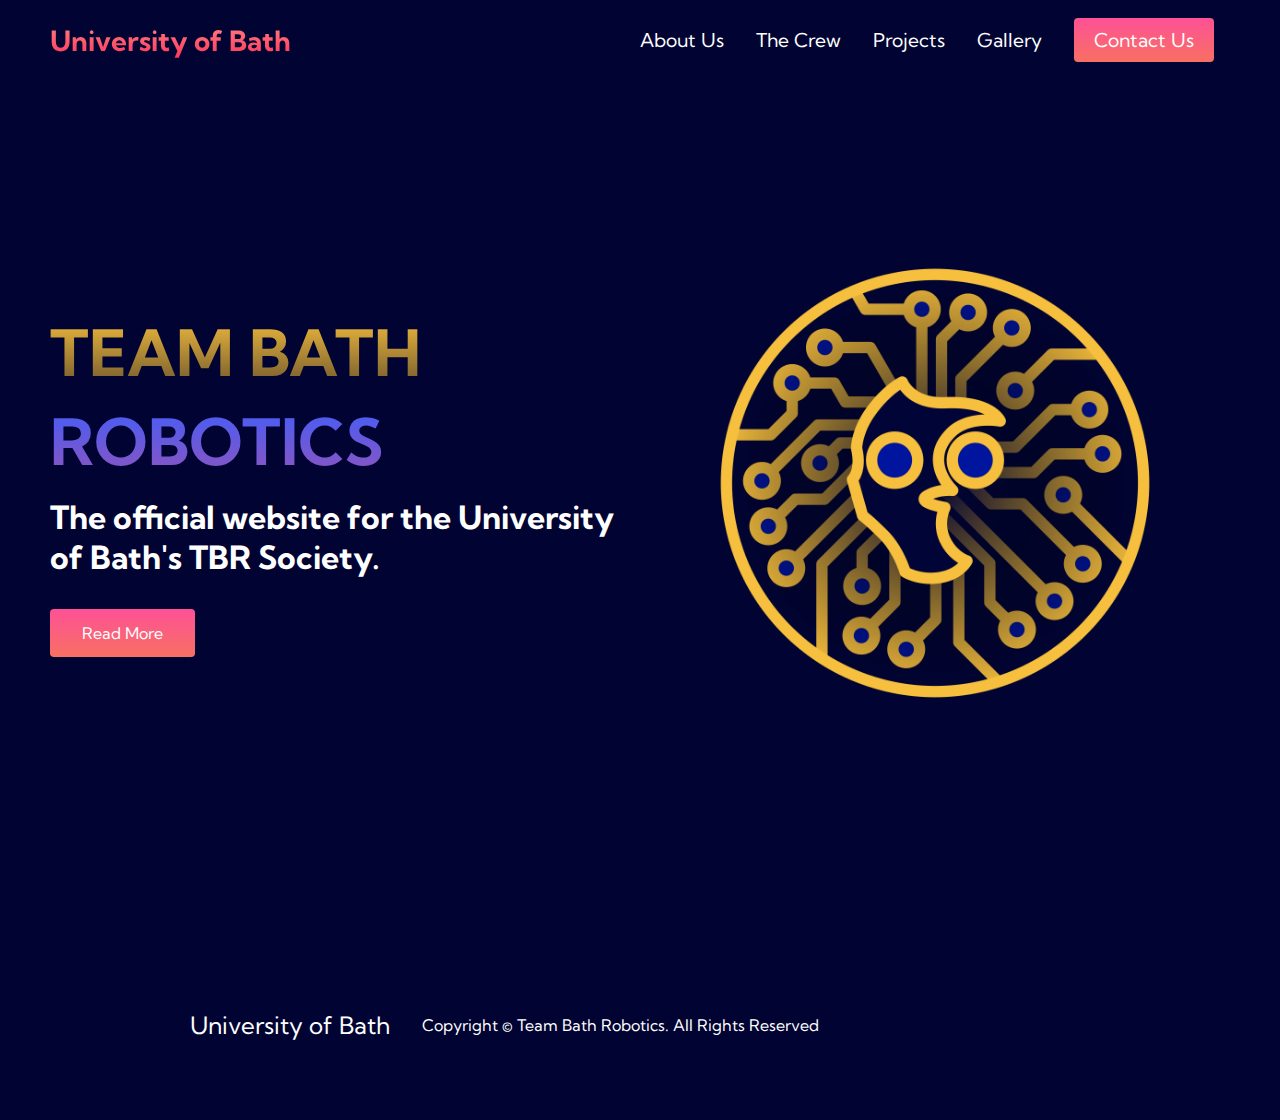
<file: TBR website/1. Home/index.html>
<!DOCTYPE html>
<html lang="en">

<head>
  <meta charset="UTF-8" />
  <meta name="viewport" content="width=device-width, initial-scale=1.0" />
  <title>Home</title>
  <link rel="stylesheet" href="/TBR website/styles.css" />
  <link rel="stylesheet" href="/TBR website/1. Home/home.css" />
  <link rel="stylesheet" href="https://use.fontawesome.com/releases/v5.14.0/css/all.css"
    integrity="sha384-HzLeBuhoNPvSl5KYnjx0BT+WB0QEEqLprO+NBkkk5gbc67FTaL7XIGa2w1L0Xbgc" crossorigin="anonymous" />
  <link href="https://fonts.googleapis.com/css2?family=Kumbh+Sans:wght@400;700&display=swap" rel="stylesheet" />
</head>

<body>
  <!-- Navbar Section -->
  <nav class="navbar">
    <div class="navbar__container">
      <a href="/TBR website/1. Home/home.html" id="navbar__logo">University of Bath</a>

      <div class="navbar__toggle" id="mobile-menu">
        <span class="bar"></span>
        <span class="bar"></span>
        <span class="bar"></span>
      </div>

      <ul class="navbar__menu">
        <li class="navbar__item">
          <a href="/TBR website/2. About Us/about_us.html" class="navbar__links">About Us</a>
        </li>
        <li class="navbar__item">
          <a href="/TBR website/3. The Crew/the_crew.html" class="navbar__links">The Crew</a>
        </li>
        <li class="navbar__item">
          <a href="/TBR website/4. Projects/projects.html" class="navbar__links">Projects</a>
        </li>
        <li class="navbar__item">
          <a href="/TBR website/5. Gallery/gallery.html" class="navbar__links">Gallery</a>
        </li>
        <li class="navbar__btn"><a href="/TBR website/6. Contact Us/contact_us.html" class="button">Contact Us</a></li>
      </ul>
    </div>
  </nav>

  <!-- Hero Section -->
  <div class="main">
    <div class="main__container">
      <div class="main__content">
        <h1>TEAM BATH</h1>
        <h2>ROBOTICS</h2>
        <p>The official website for the University of Bath's TBR Society.</p>
        <button class="main__btn"><a href="/TBR website/2. About Us/about_us.html">Read More</a></button>
      </div>
      <div class="main__img--container">
        <img id="main__img" src="/TBR website/MAIN_1024x1024.png" />
      </div>
    </div>
  </div>

  <!-- Services Section
    <div class="services">
      <h1>See what the hype is about</h1>
      <div class="services__container">
        <div class="services__card">
          <h2>Experience Bliss</h2>
          <p>AI Powered technology</p>
          <button>Get Started</button>
        </div>
        <div class="services__card">
          <h2>Are you Ready?</h2>
          <p>Take the leap</p>
          <button>Get Started</button>
        </div>
      </div>
    </div> -->

  <!-- Footer Section -->
  <footer class="footer__container">
    <!-- <div class="footer__links">
      <div class="footer__link--wrapper">
        <div class="footer__link--items">
          <h2>About Us</h2>
          <a href="/sign__up">How it works</a> <a href="/">Testimonials</a>
          <a href="/">Careers</a> <a href="/">Investments</a>
          <a href="/">Terms of Service</a>
        </div>
        <div class="footer__link--items">
          <h2>Contact Us</h2>
          <a href="/">Contact</a> <a href="/">Support</a>
          <a href="/">Destinations</a> <a href="/">Sponsorships</a>
        </div>
      </div>
      <div class="footer__link--wrapper">
        <div class="footer__link--items">
          <h2>Videos</h2>
          <a href="/">Submit Video</a> <a href="/">Ambassadors</a>
          <a href="/">Agency</a> <a href="/">Influencer</a>
        </div>
        <div class="footer__link--items">
          <h2>Social Media</h2>
          <a href="/">Instagram</a> <a href="/">Facebook</a>
          <a href="/">Youtube</a> <a href="/">Twitter</a>
        </div>
      </div>
    </div> -->
    <section class="social__media">
      <div class="social__media--wrap">
        <div class="footer__logo">
          <a href="/" id="footer__logo">University of Bath</a>
        </div>
        <p class="website__rights">Copyright © Team Bath Robotics. All Rights Reserved</p>
        <div class="social__icons">
          <a class="social__icon--link" href="/" target="_blank" aria-label="Facebook">
            <i class="fab fa-facebook"></i>
          </a>
          <a class="social__icon--link" href="/" target="_blank" aria-label="Instagram">
            <i class="fab fa-instagram"></i>
          </a>
          <a class="social__icon--link" href="//www.youtube.com/channel/UCsKsymTY_4BYR-wytLjex7A?view_as=subscriber"
            target="_blank" aria-label="Youtube">
            <i class="fab fa-youtube"></i>
          </a>
          <a class="social__icon--link" href="/" target="_blank" aria-label="Twitter">
            <i class="fab fa-twitter"></i>
          </a>
          <a class="social__icon--link" href="/" target="_blank" aria-label="LinkedIn">
            <i class="fab fa-linkedin"></i>
          </a>
        </div>
      </div>
    </section>
  </footer>
  <script src="/TBR website/app.js"></script>
</body>

</html>
</file>
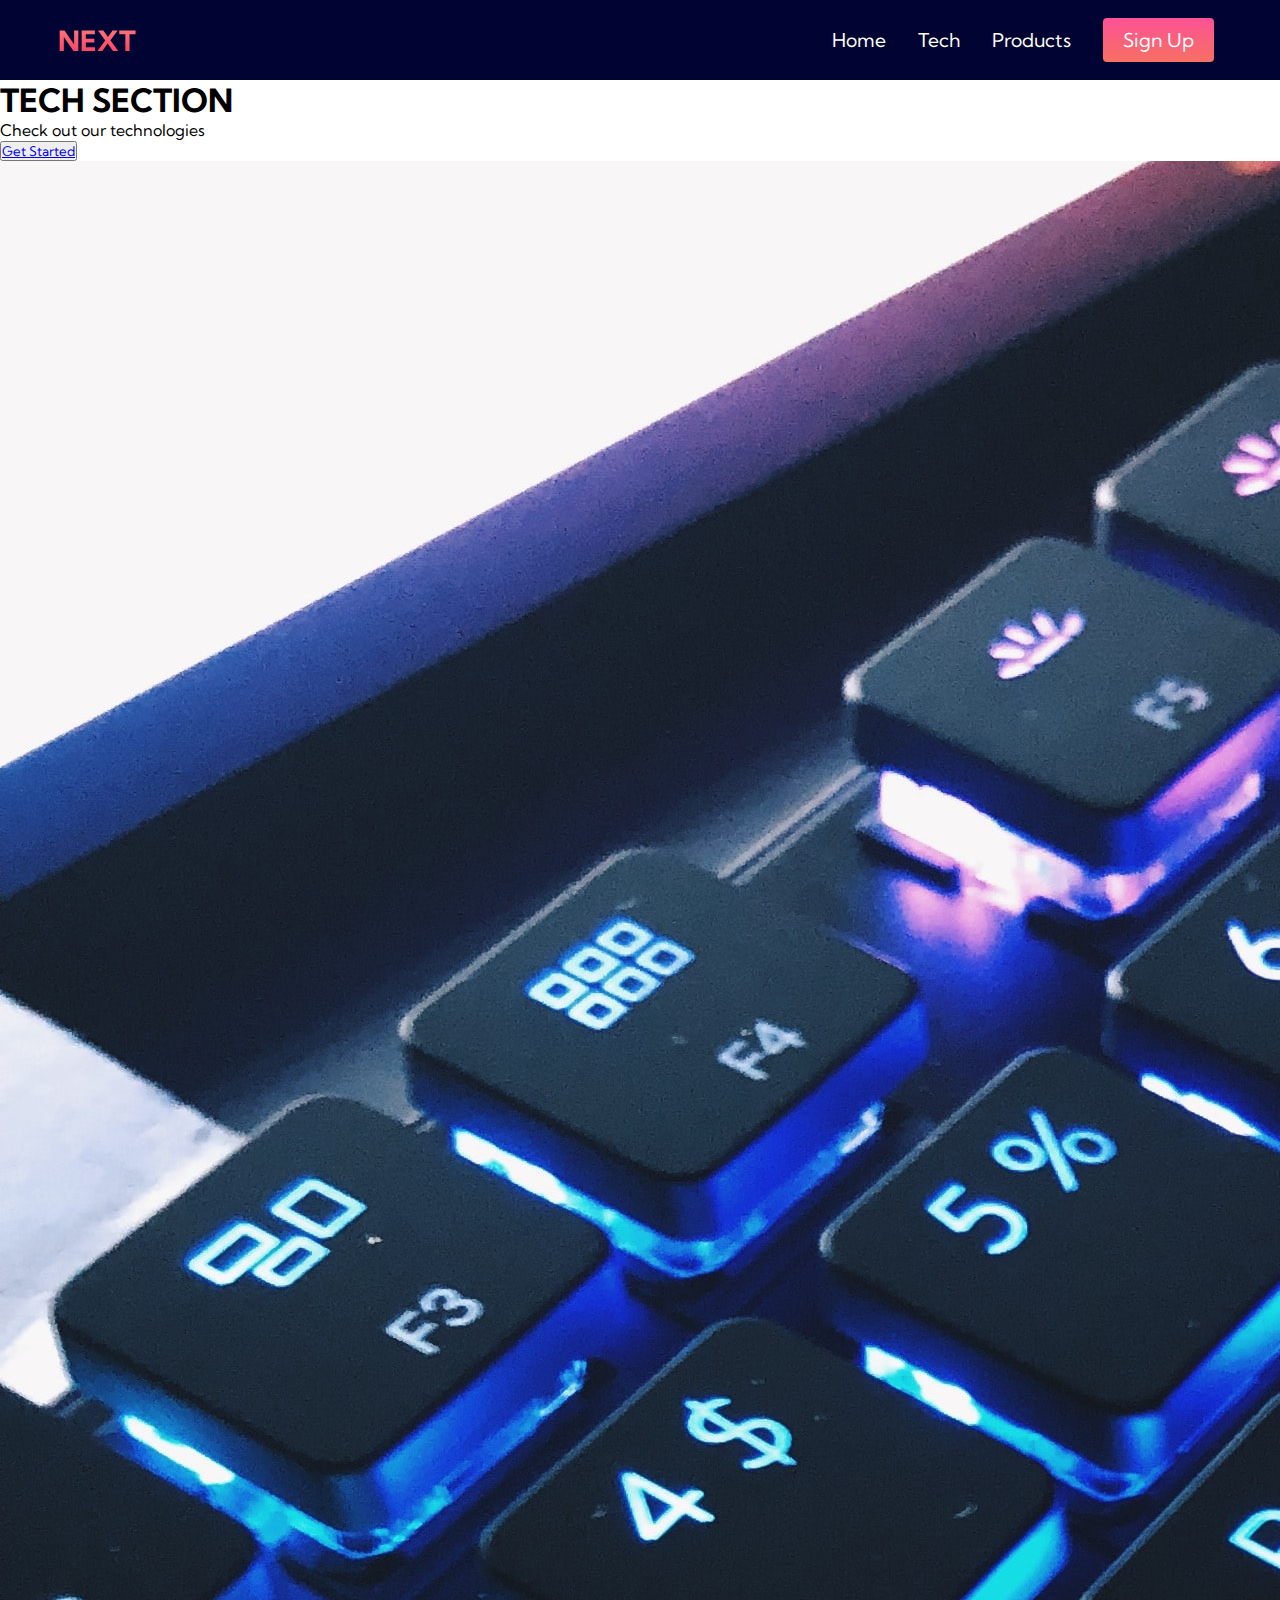
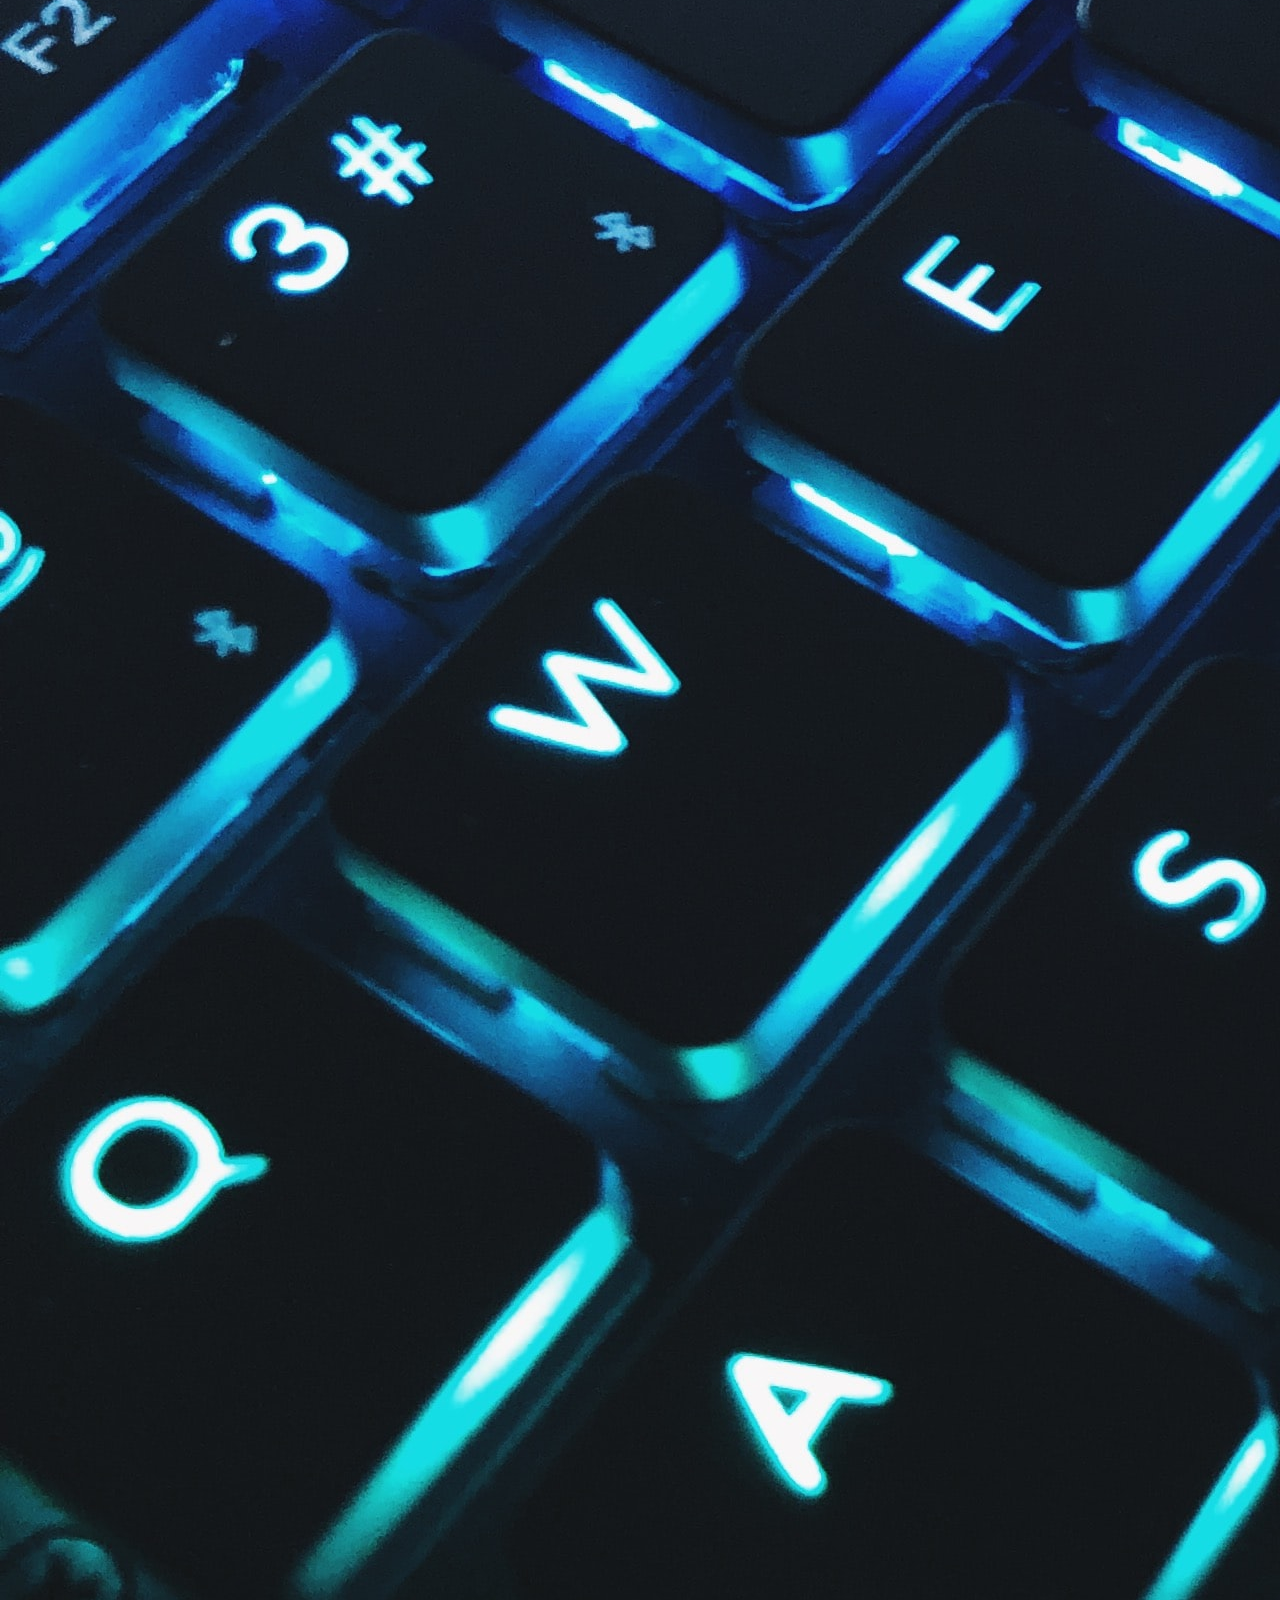
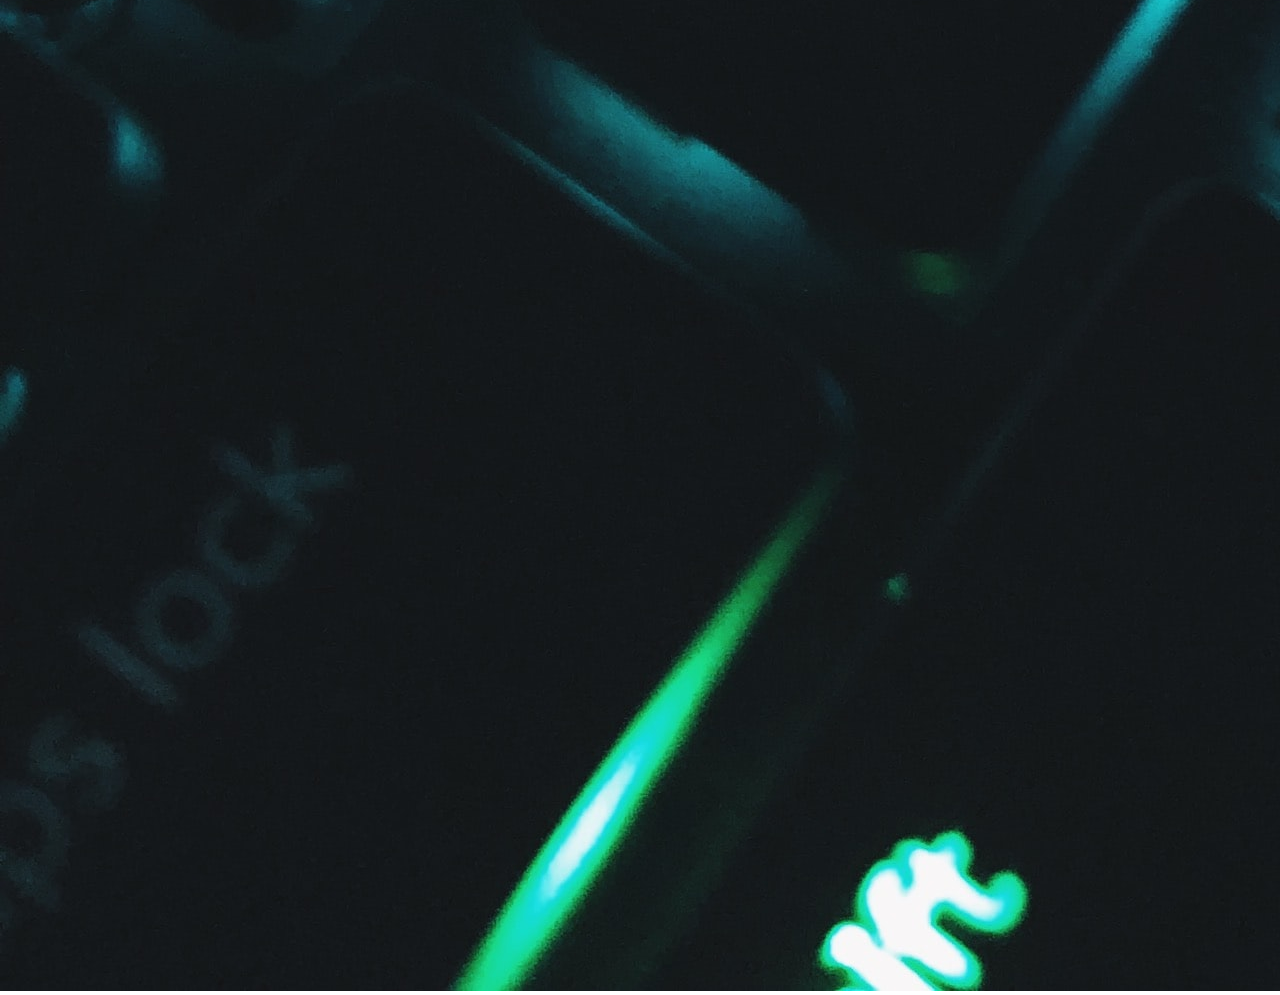
<file: TBR website/tech.html>
<!DOCTYPE html>
<html lang="en">
  <head>
    <meta charset="UTF-8" />
    <meta name="viewport" content="width=device-width, initial-scale=1.0" />
    <title>HTML CSS Website</title>
    <link rel="stylesheet" href="styles.css" />
    <link
      rel="stylesheet"
      href="https://use.fontawesome.com/releases/v5.14.0/css/all.css"
      integrity="sha384-HzLeBuhoNPvSl5KYnjx0BT+WB0QEEqLprO+NBkkk5gbc67FTaL7XIGa2w1L0Xbgc"
      crossorigin="anonymous"
    />
    <link
      href="https://fonts.googleapis.com/css2?family=Kumbh+Sans:wght@400;700&display=swap"
      rel="stylesheet"
    />
  </head>
  <body>
    <nav class="navbar">
      <div class="navbar__container">
        <a href="/" id="navbar__logo"><i class="fas fa-gem"></i>NEXT</a>
        <div class="navbar__toggle" id="mobile-menu">
          <span class="bar"></span> <span class="bar"></span>
          <span class="bar"></span>
        </div>
        <ul class="navbar__menu">
          <li class="navbar__item">
            <a href="/" class="navbar__links">Home</a>
          </li>
          <li class="navbar__item">
            <a href="/tech" class="navbar__links">Tech</a>
          </li>
          <li class="navbar__item">
            <a href="/products" class="navbar__links">Products</a>
          </li>
          <li class="navbar__btn">
            <a href="/sign-up" class="button">Sign Up</a>
          </li>
        </ul>
      </div>
    </nav>
    <div class="main">
      <div class="main__container">
        <div class="main__content">
          <h1>TECH SECTION</h1>
          <p>Check out our technologies</p>
          <button class="main__btn"><a href="#">Get Started</a></button>
        </div>
        <div class="main__img-container">
          <img id="main__img" src="images/pic2.jpg" />
        </div>
      </div>
    </div>

    <script src="app.js"></script>
  </body>
</html>
</file>
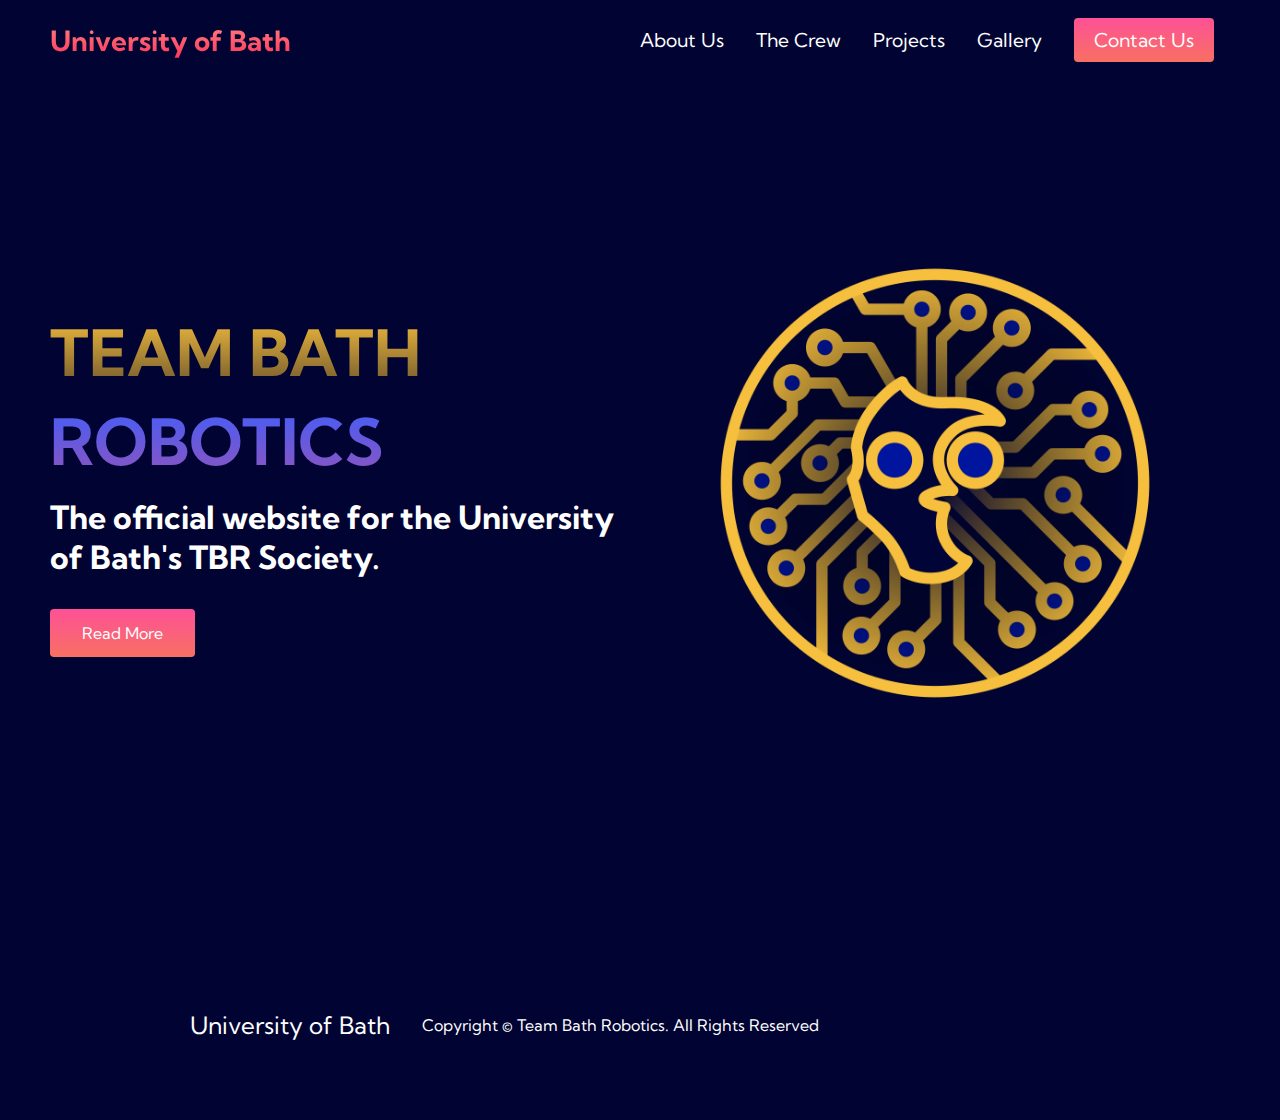
<file: TBR website/1. Home/home.html>
<!DOCTYPE html>
<html lang="en">

<head>
  <meta charset="UTF-8" />
  <meta name="viewport" content="width=device-width, initial-scale=1.0" />
  <title>Home</title>
  <link rel="stylesheet" href="/TBR website/styles.css" />
  <link rel="stylesheet" href="/TBR website/1. Home/home.css" />
  <link rel="stylesheet" href="https://use.fontawesome.com/releases/v5.14.0/css/all.css"
    integrity="sha384-HzLeBuhoNPvSl5KYnjx0BT+WB0QEEqLprO+NBkkk5gbc67FTaL7XIGa2w1L0Xbgc" crossorigin="anonymous" />
  <link href="https://fonts.googleapis.com/css2?family=Kumbh+Sans:wght@400;700&display=swap" rel="stylesheet" />
</head>

<body>
  <!-- Navbar Section -->
  <nav class="navbar">
    <div class="navbar__container">
      <a href="/TBR website/1. Home/home.html" id="navbar__logo">University of Bath</a>

      <div class="navbar__toggle" id="mobile-menu">
        <span class="bar"></span>
        <span class="bar"></span>
        <span class="bar"></span>
      </div>

      <ul class="navbar__menu">
        <li class="navbar__item">
          <a href="/TBR website/2. About Us/about_us.html" class="navbar__links">About Us</a>
        </li>
        <li class="navbar__item">
          <a href="/TBR website/3. The Crew/the_crew.html" class="navbar__links">The Crew</a>
        </li>
        <li class="navbar__item">
          <a href="../4. Projects/projects.html" class="navbar__links">Projects</a>
        </li>
        <li class="navbar__item">
          <a href="../5. Gallery/gallery.html" class="navbar__links">Gallery</a>
        </li>
        <li class="navbar__btn"><a href="/TBR website/6. Contact Us/contact_us.html" class="button">Contact Us</a></li>
      </ul>
    </div>
  </nav>

  <!-- Hero Section -->
  <div class="main">
    <div class="main__container">
      <div class="main__content">
        <h1>TEAM BATH</h1>
        <h2>ROBOTICS</h2>
        <p>The official website for the University of Bath's TBR Society.</p>
        <button class="main__btn"><a href="/TBR website/2. About Us/about_us.html">Read More</a></button>
      </div>
      <div class="main__img--container">
        <img id="main__img" src="/TBR website/MAIN_1024x1024.png" />
      </div>
    </div>
  </div>

  <!-- Services Section
    <div class="services">
      <h1>See what the hype is about</h1>
      <div class="services__container">
        <div class="services__card">
          <h2>Experience Bliss</h2>
          <p>AI Powered technology</p>
          <button>Get Started</button>
        </div>
        <div class="services__card">
          <h2>Are you Ready?</h2>
          <p>Take the leap</p>
          <button>Get Started</button>
        </div>
      </div>
    </div> -->

  <!-- Footer Section -->
  <footer class="footer__container">
    <!-- <div class="footer__links">
      <div class="footer__link--wrapper">
        <div class="footer__link--items">
          <h2>About Us</h2>
          <a href="/sign__up">How it works</a> <a href="/">Testimonials</a>
          <a href="/">Careers</a> <a href="/">Investments</a>
          <a href="/">Terms of Service</a>
        </div>
        <div class="footer__link--items">
          <h2>Contact Us</h2>
          <a href="/">Contact</a> <a href="/">Support</a>
          <a href="/">Destinations</a> <a href="/">Sponsorships</a>
        </div>
      </div>
      <div class="footer__link--wrapper">
        <div class="footer__link--items">
          <h2>Videos</h2>
          <a href="/">Submit Video</a> <a href="/">Ambassadors</a>
          <a href="/">Agency</a> <a href="/">Influencer</a>
        </div>
        <div class="footer__link--items">
          <h2>Social Media</h2>
          <a href="/">Instagram</a> <a href="/">Facebook</a>
          <a href="/">Youtube</a> <a href="/">Twitter</a>
        </div>
      </div>
    </div> -->
    <section class="social__media">
      <div class="social__media--wrap">
        <div class="footer__logo">
          <a href="/" id="footer__logo">University of Bath</a>
        </div>
        <p class="website__rights">Copyright © Team Bath Robotics. All Rights Reserved</p>
        <div class="social__icons">
          <a class="social__icon--link" href="/" target="_blank" aria-label="Facebook">
            <i class="fab fa-facebook"></i>
          </a>
          <a class="social__icon--link" href="/" target="_blank" aria-label="Instagram">
            <i class="fab fa-instagram"></i>
          </a>
          <a class="social__icon--link" href="//www.youtube.com/channel/UCsKsymTY_4BYR-wytLjex7A?view_as=subscriber"
            target="_blank" aria-label="Youtube">
            <i class="fab fa-youtube"></i>
          </a>
          <a class="social__icon--link" href="/" target="_blank" aria-label="Twitter">
            <i class="fab fa-twitter"></i>
          </a>
          <a class="social__icon--link" href="/" target="_blank" aria-label="LinkedIn">
            <i class="fab fa-linkedin"></i>
          </a>
        </div>
      </div>
    </section>
  </footer>
  <script src="/TBR website/app.js"></script>
</body>

</html>
</file>
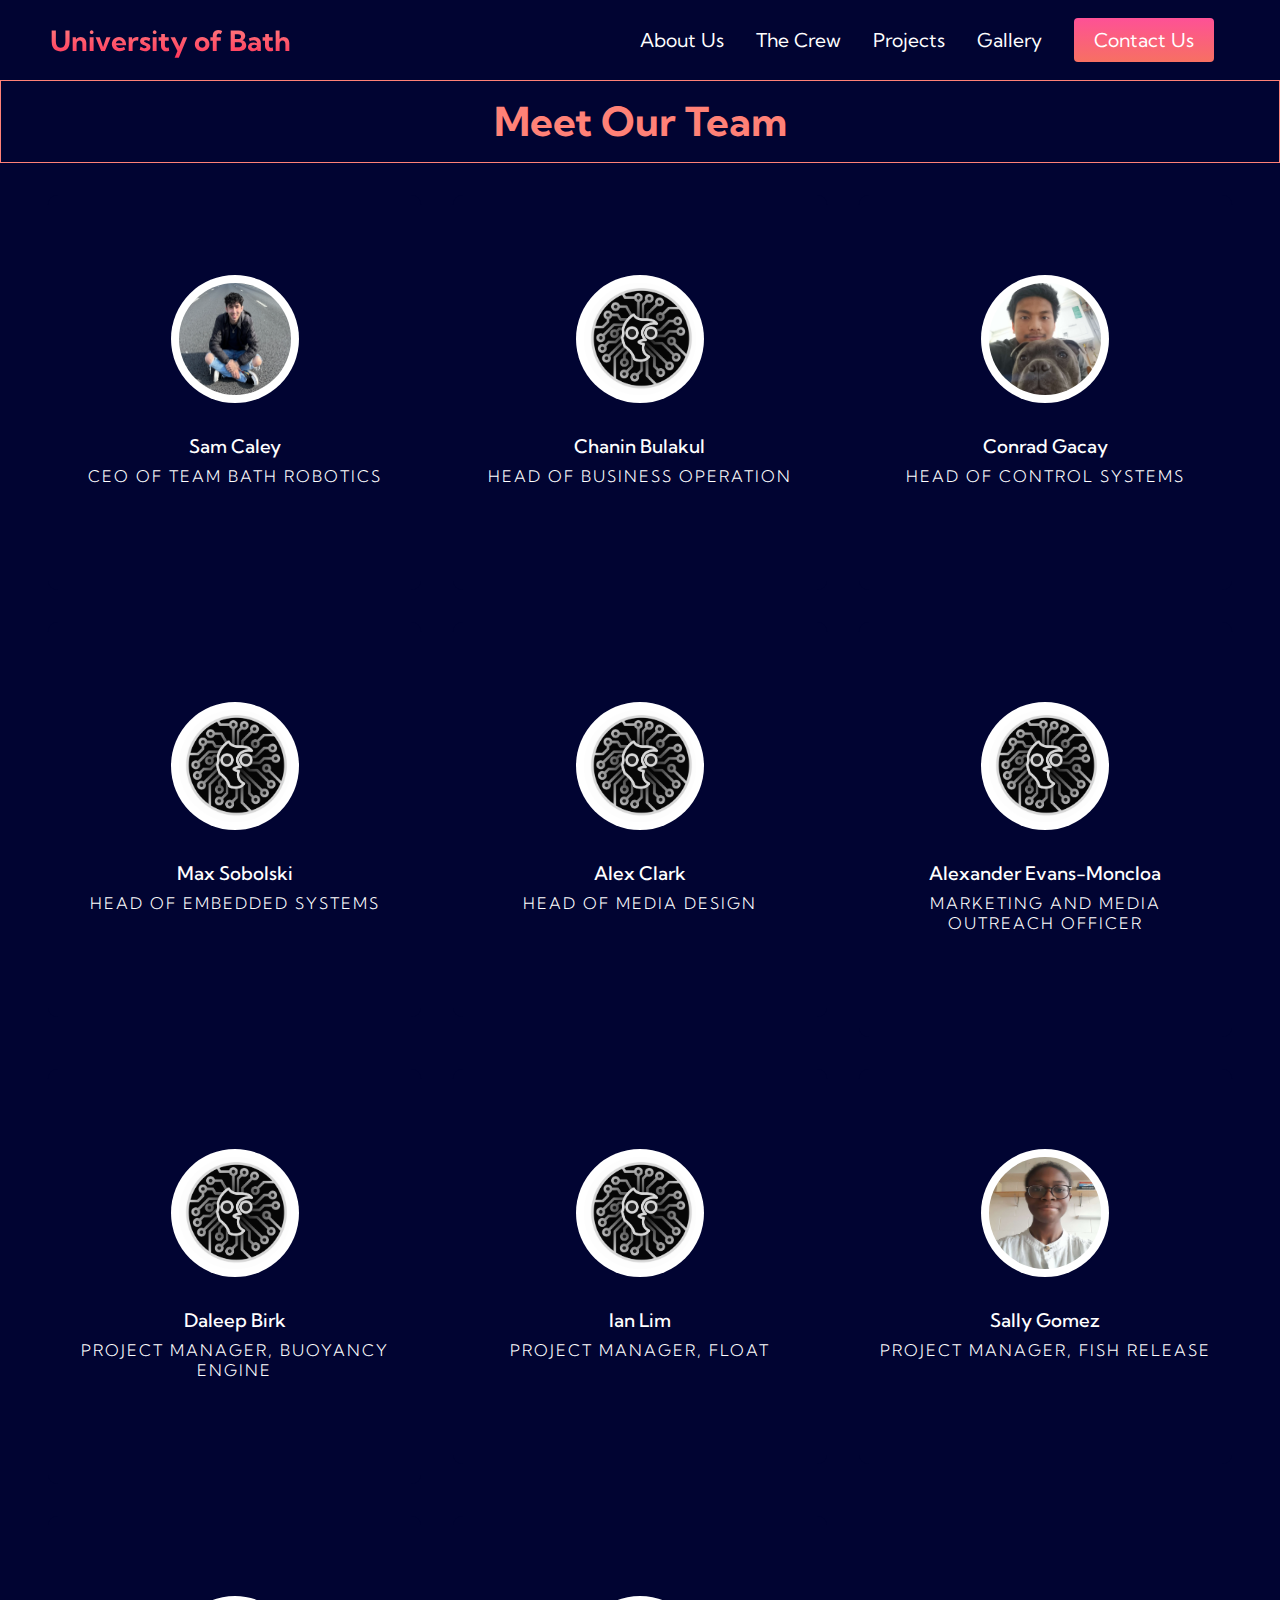
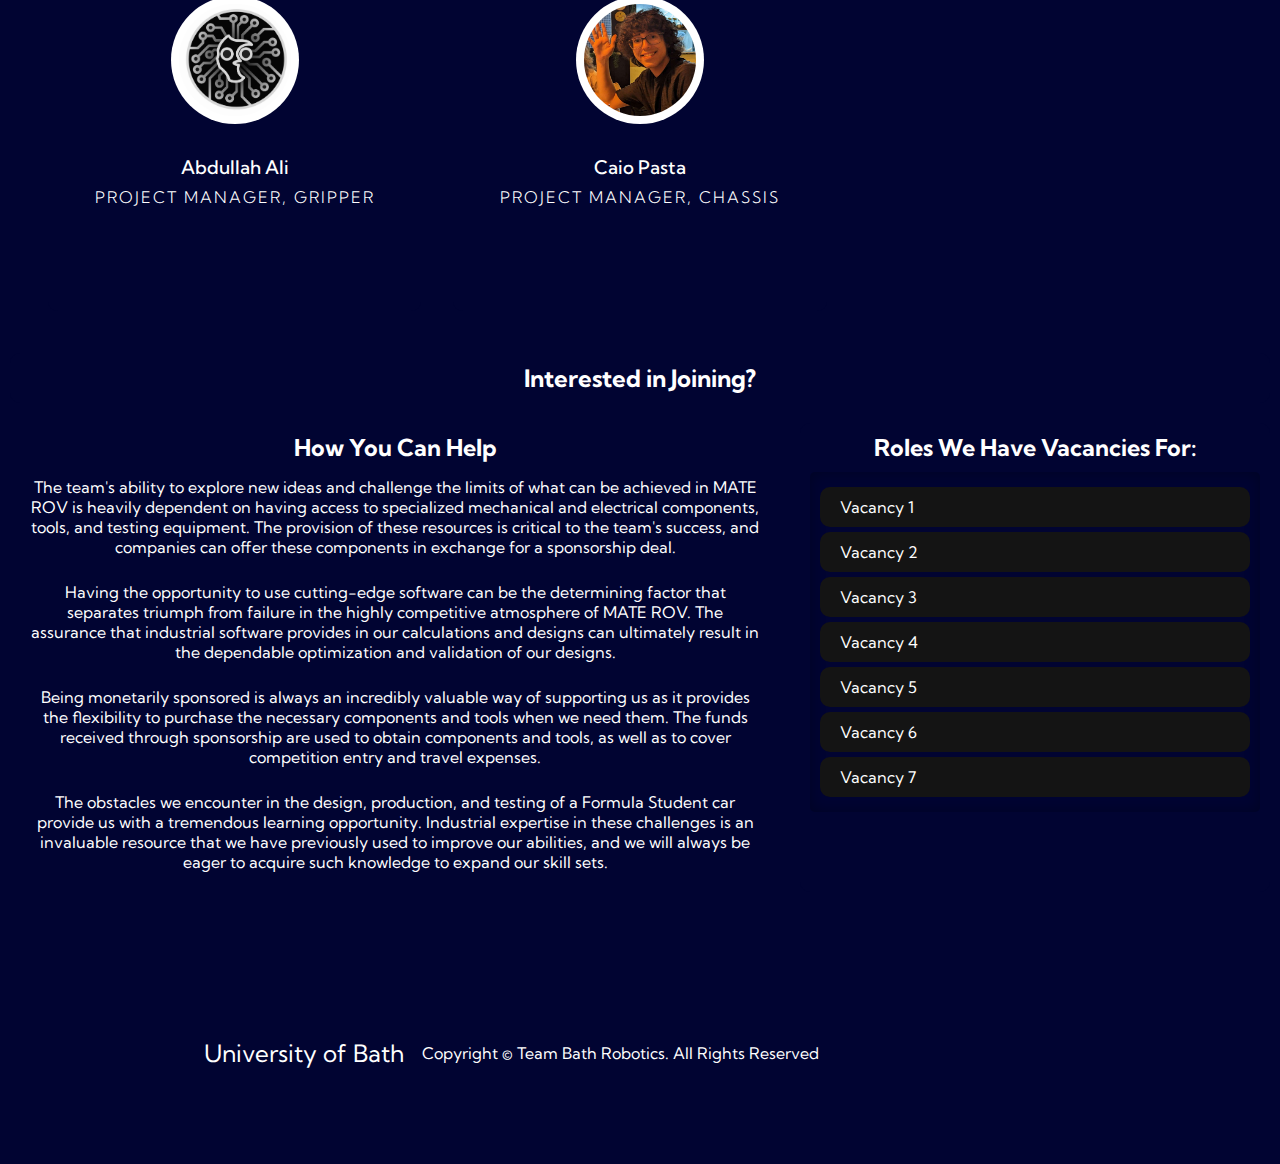
<file: TBR website/3. The Crew/the_crew.html>
<!DOCTYPE html>
<html lang="en">

<head>
    <meta charset="UTF-8" />
    <meta name="viewport" content="width=device-width, initial-scale=1.0" />
    <title>The Crew</title>
    <link rel="stylesheet" href="/TBR website/styles.css" />
    <link rel="stylesheet" href="/TBR website/3. The Crew/the_crew.css" />
    <link rel="stylesheet" href="https://use.fontawesome.com/releases/v5.14.0/css/all.css"
        integrity="sha384-HzLeBuhoNPvSl5KYnjx0BT+WB0QEEqLprO+NBkkk5gbc67FTaL7XIGa2w1L0Xbgc" crossorigin="anonymous" />
    <link href="https://fonts.googleapis.com/css2?family=Kumbh+Sans:wght@400;700&display=swap" rel="stylesheet" />
</head>

<body>
    <!-- Navbar Section -->
    <nav class="navbar">
        <div class="navbar__container">
            <a href="/TBR website/1. Home/home.html" id="navbar__logo">University of Bath</a>

            <div class="navbar__toggle" id="mobile-menu">
                <span class="bar"></span>
                <span class="bar"></span>
                <span class="bar"></span>
            </div>

            <ul class="navbar__menu">
                <li class="navbar__item">
                    <a href="/TBR website/2. About Us/about_us.html" class="navbar__links">About Us</a>
                </li>
                <li class="navbar__item">
                    <a href="/TBR website/3. The Crew/the_crew.html" class="navbar__links">The Crew</a>
                </li>
                <li class="navbar__item">
                    <a href="/TBR website/4. Projects/projects.html" class="navbar__links">Projects</a>
                </li>
                <li class="navbar__item">
                    <a href="/TBR website/5. Gallery/gallery.html" class="navbar__links">Gallery</a>
                </li>
                <li class="navbar__btn"><a href="/TBR website/6. Contact Us/contact_us.html" class="button">Contact
                        Us</a></li>
            </ul>
        </div>
    </nav>

    <div class="main">
        <div class="header">
            <h1>Meet Our Team</h1>
        </div>

        <!-- <img id="team_pic" src="/TBR website/placeholder.png" alt="/image.png"> -->

        <section>
            <!-- Row 1 -->
            <div class="row">
                <!-- Column 1 -->
                <div class="column">
                    <div class="card">
                        <div class="img_container">
                            <img src="/TBR website/k sam carley.png">
                        </div>
                        <h3>Sam Caley</h3>
                        <p class="role">CEO of Team Bath Robotics</p>
                        <p class="email"></p>
                        <div class="icons">
                            <a href="/">
                                <i class="fab fa-twitter"></i>
                            </a>
                            <a href="/">
                                <i class="fab fa-linkedin"></i>
                            </a>
                            <a href="/">
                                <i class="fab fa-instagram"></i>
                            </a>
                        </div>
                    </div>
                </div>

                <!-- Column 2 -->
                <div class="column">
                    <div class="card">
                        <div class="img_container">
                            <img src="/TBR website/placeholder.png">
                        </div>
                        <h3>Chanin Bulakul</h3>
                        <p class="role">Head of Business Operation</p>
                        <p class="email"></p>
                        <div class="icons">
                            <a href="/">
                                <i class="fab fa-twitter"></i>
                            </a>
                            <a href="/">
                                <i class="fab fa-linkedin"></i>
                            </a>
                            <a href="/">
                                <i class="fab fa-instagram"></i>
                            </a>
                        </div>
                    </div>
                </div>

                <!-- Column 3 -->
                <div class="column">
                    <div class="card">
                        <div class="img_container">
                            <img src="/TBR website/conrad.jpg">
                        </div>
                        <h3>Conrad Gacay</h3>
                        <p class="role">Head of Control Systems</p>
                        <p class="email"></p>
                        <div class="icons">
                            <a href="/">
                                <i class="fab fa-twitter"></i>
                            </a>
                            <a href="/">
                                <i class="fab fa-linkedin"></i>
                            </a>
                            <a href="/">
                                <i class="fab fa-instagram"></i>
                            </a>
                        </div>
                    </div>
                </div>
            </div>
            <!-- Row 2 -->
            <div class="row">
                <!-- Column 1 -->
                <div class="column">
                    <div class="card">
                        <div class="img_container">
                            <img src="/TBR website/placeholder.png">
                        </div>
                        <h3>Max Sobolski</h3>
                        <p class="role">Head of Embedded Systems</p>
                        <p class="email"></p>
                        <div class="icons">
                            <a href="/">
                                <i class="fab fa-twitter"></i>
                            </a>
                            <a href="/">
                                <i class="fab fa-linkedin"></i>
                            </a>
                            <a href="/">
                                <i class="fab fa-instagram"></i>
                            </a>
                        </div>
                    </div>
                </div>

                <!-- Column 2 -->
                <div class="column">
                    <div class="card">
                        <div class="img_container">
                            <img src="/TBR website/placeholder.png">
                        </div>
                        <h3>Alex Clark</h3>
                        <p class="role">Head of Media Design</p>
                        <p class="email"></p>
                        <div class="icons">
                            <a href="/">
                                <i class="fab fa-twitter"></i>
                            </a>
                            <a href="/">
                                <i class="fab fa-linkedin"></i>
                            </a>
                            <a href="/">
                                <i class="fab fa-instagram"></i>
                            </a>
                        </div>
                    </div>
                </div>

                <!-- Column 3 -->
                <div class="column">
                    <div class="card">
                        <div class="img_container">
                            <img src="/TBR website/placeholder.png">
                        </div>
                        <h3>Alexander Evans-Moncloa</h3>
                        <p class="role">Marketing and Media Outreach Officer</p>
                        <p class="email"></p>
                        <div class="icons">
                            <a href="/">
                                <i class="fab fa-twitter"></i>
                            </a>
                            <a href="/">
                                <i class="fab fa-linkedin"></i>
                            </a>
                            <a href="/">
                                <i class="fab fa-instagram"></i>
                            </a>
                        </div>
                    </div>
                </div>
            </div>
            <!-- Row 3 -->
            <div class="row">
                <!-- Column 1 -->
                <div class="column">
                    <div class="card">
                        <div class="img_container">
                            <img src="/TBR website/placeholder.png">
                        </div>
                        <h3>Daleep Birk</h3>
                        <p class="role">Project Manager, Buoyancy Engine</p>
                        <p class="email"></p>
                        <div class="icons">
                            <a href="/">
                                <i class="fab fa-twitter"></i>
                            </a>
                            <a href="/">
                                <i class="fab fa-linkedin"></i>
                            </a>
                            <a href="/">
                                <i class="fab fa-instagram"></i>
                            </a>
                        </div>
                    </div>
                </div>

                <!-- Column 2 -->
                <div class="column">
                    <div class="card">
                        <div class="img_container">
                            <img src="/TBR website/placeholder.png">
                        </div>
                        <h3>Ian Lim</h3>
                        <p class="role">Project Manager, Float</p>
                        <p class="email"></p>
                        <div class="icons">
                            <a href="/">
                                <i class="fab fa-twitter"></i>
                            </a>
                            <a href="/">
                                <i class="fab fa-linkedin"></i>
                            </a>
                            <a href="/">
                                <i class="fab fa-instagram"></i>
                            </a>
                        </div>
                    </div>
                </div>

                <!-- Column 3 -->
                <div class="column">
                    <div class="card">
                        <div class="img_container">
                            <img src="/TBR website/sally.jpg">
                        </div>
                        <h3>Sally Gomez</h3>
                        <p class="role">Project Manager, Fish Release</p>
                        <p class="email"></p>
                        <div class="icons">
                            <a href="/">
                                <i class="fab fa-twitter"></i>
                            </a>
                            <a href="/">
                                <i class="fab fa-linkedin"></i>
                            </a>
                            <a href="/">
                                <i class="fab fa-instagram"></i>
                            </a>
                        </div>
                    </div>
                </div>
            </div>
            <!-- Row 4 -->
            <div class="row">
                <!-- Column 1 -->
                <div class="column">
                    <div class="card">
                        <div class="img_container">
                            <img src="/TBR website/placeholder.png">
                        </div>
                        <h3>Abdullah Ali</h3>
                        <p class="role">Project Manager, Gripper</p>
                        <p class="email"></p>
                        <div class="icons">
                            <a href="/">
                                <i class="fab fa-twitter"></i>
                            </a>
                            <a href="/">
                                <i class="fab fa-linkedin"></i>
                            </a>
                            <a href="/">
                                <i class="fab fa-instagram"></i>
                            </a>
                        </div>
                    </div>
                </div>
            
                <!-- Column 2 -->
                <div class="column">
                    <div class="card">
                        <div class="img_container">
                            <img src="/TBR website/caio.jpg">
                        </div>
                        <h3>Caio Pasta</h3>
                        <p class="role">Project Manager, Chassis</p>
                        <p class="email"></p>
                        <div class="icons">
                            <a href="/">
                                <i class="fab fa-twitter"></i>
                            </a>
                            <a href="/">
                                <i class="fab fa-linkedin"></i>
                            </a>
                            <a href="/">
                                <i class="fab fa-instagram"></i>
                            </a>
                        </div>
                    </div>
                </div>
            </div>
        </section>

        <div class="wrapper">
            <header class="subheader">
                <h2>Interested in Joining?</h2>
            </header>
            <article class="article">
                <h3>How You Can Help</h3>
                <p>The team's ability to explore new ideas and challenge the limits of what can be achieved in MATE ROV
                    is heavily
                    dependent on having access to specialized mechanical and electrical components, tools, and testing
                    equipment. The
                    provision of these resources is critical to the team's success, and companies can offer these
                    components in exchange for
                    a sponsorship deal.</p>
                <p>Having the opportunity to use cutting-edge software can be the determining factor that separates
                    triumph from failure in
                    the highly competitive atmosphere of MATE ROV. The assurance that industrial software provides in
                    our calculations and
                    designs can ultimately result in the dependable optimization and validation of our designs.</p>
                <p>Being monetarily sponsored is always an incredibly valuable way of supporting us as it provides the
                    flexibility to
                    purchase the necessary components and tools when we need them. The funds received through
                    sponsorship are used to obtain
                    components and tools, as well as to cover competition entry and travel expenses.</p>
                <p>The obstacles we encounter in the design, production, and testing of a Formula Student car provide us
                    with a tremendous
                    learning opportunity. Industrial expertise in these challenges is an invaluable resource that we
                    have previously used to
                    improve our abilities, and we will always be eager to acquire such knowledge to expand our skill
                    sets.</p>
            </article>
            <aside class="aside">
                <h3>Roles We Have Vacancies For:</h3>
                <ul>
                    <li>Vacancy 1</li>
                    <li>Vacancy 2</li>
                    <li>Vacancy 3</li>
                    <li>Vacancy 4</li>
                    <li>Vacancy 5</li>
                    <li>Vacancy 6</li>
                    <li>Vacancy 7</li>
                </ul>
            </aside>
        </div>
    </div>

    <!-- Footer Section -->
    <footer class="footer__container">
        <section class="social__media">
            <div class="social__media--wrap">
                <div class="footer__logo">
                    <a href="/" id="footer__logo">University of Bath</a>
                </div>
                <p class="website__rights">Copyright © Team Bath Robotics. All Rights Reserved</p>
                <div class="social__icons">
                    <a class="social__icon--link" href="/" target="_blank" aria-label="Facebook">
                        <i class="fab fa-facebook"></i>
                    </a>
                    <a class="social__icon--link" href="/" target="_blank" aria-label="Instagram">
                        <i class="fab fa-instagram"></i>
                    </a>
                    <a class="social__icon--link"
                        href="//www.youtube.com/channel/UCsKsymTY_4BYR-wytLjex7A?view_as=subscriber" target="_blank"
                        aria-label="Youtube">
                        <i class="fab fa-youtube"></i>
                    </a>
                    <a class="social__icon--link" href="/" target="_blank" aria-label="Twitter">
                        <i class="fab fa-twitter"></i>
                    </a>
                    <a class="social__icon--link" href="/" target="_blank" aria-label="LinkedIn">
                        <i class="fab fa-linkedin"></i>
                    </a>
                </div>
            </div>
        </section>
    </footer>
    <script src="/TBR website/app.js"></script>
</body>

</html>
</file>
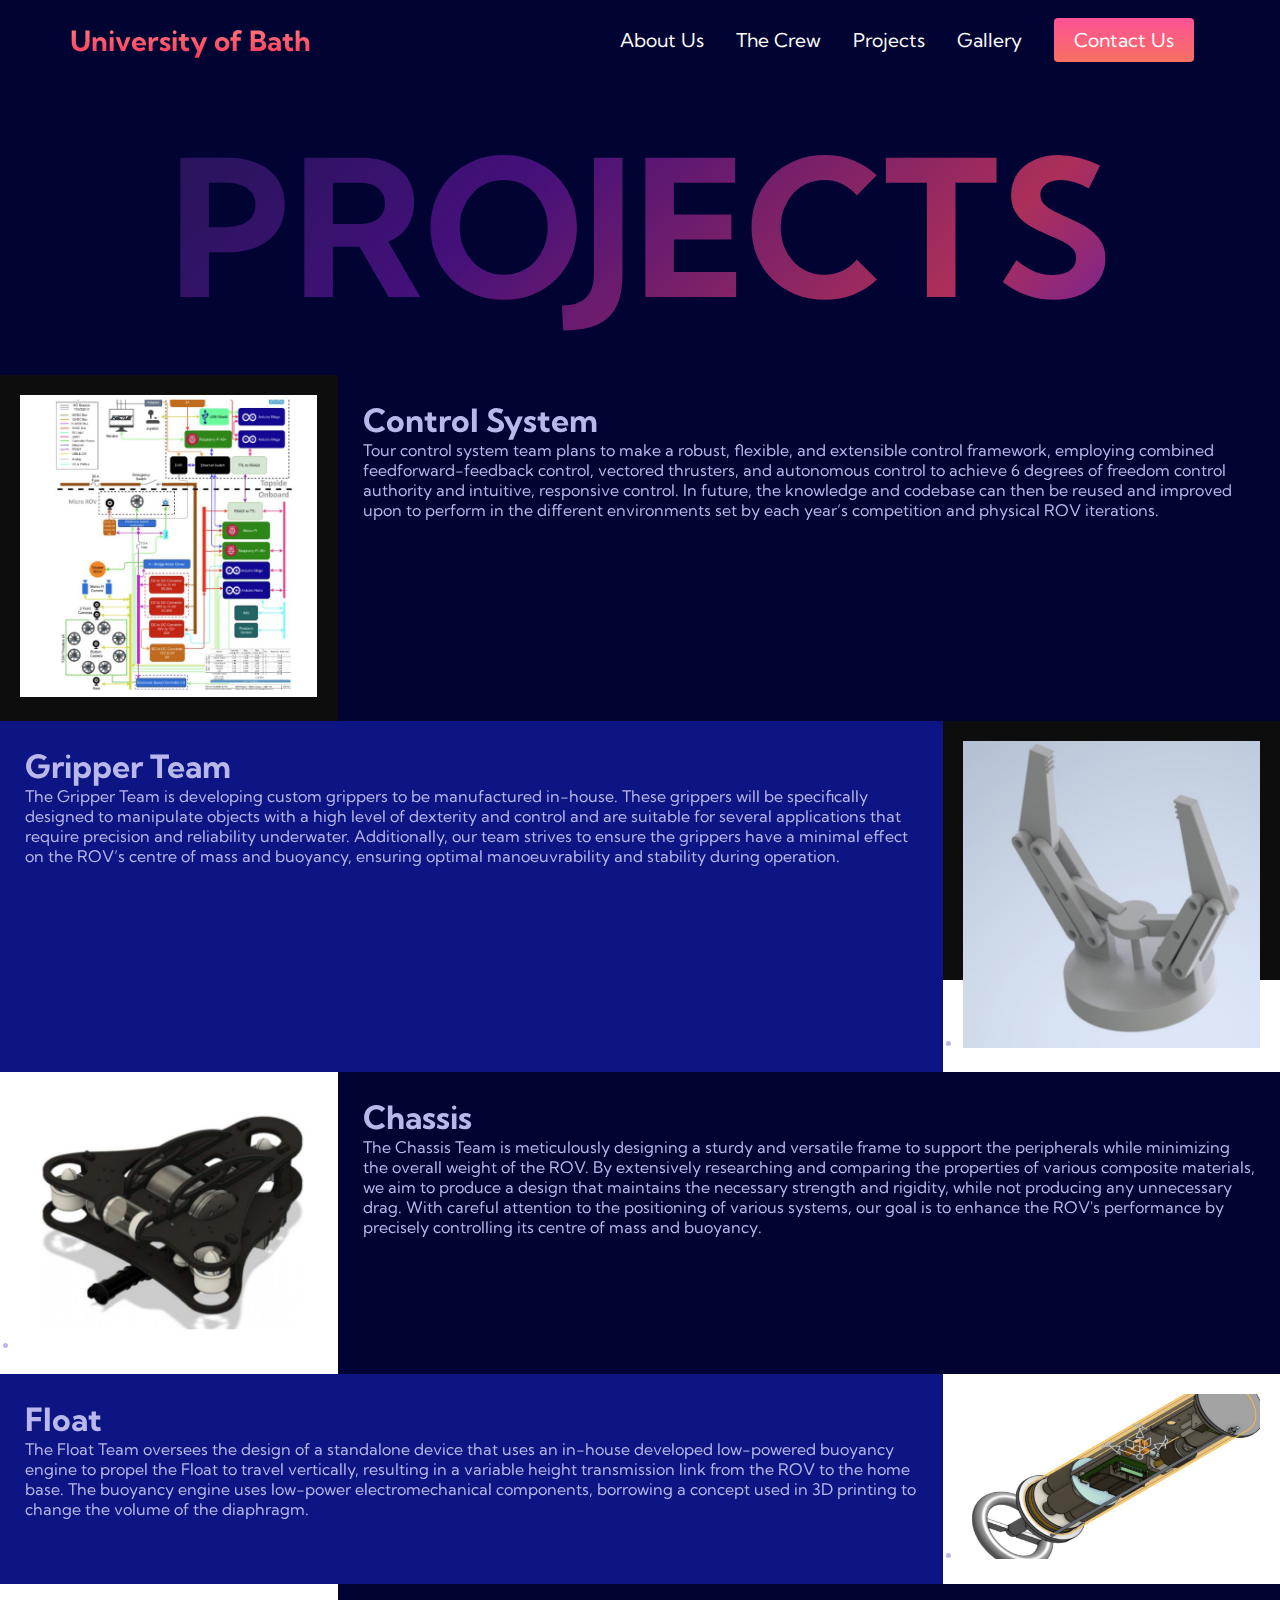
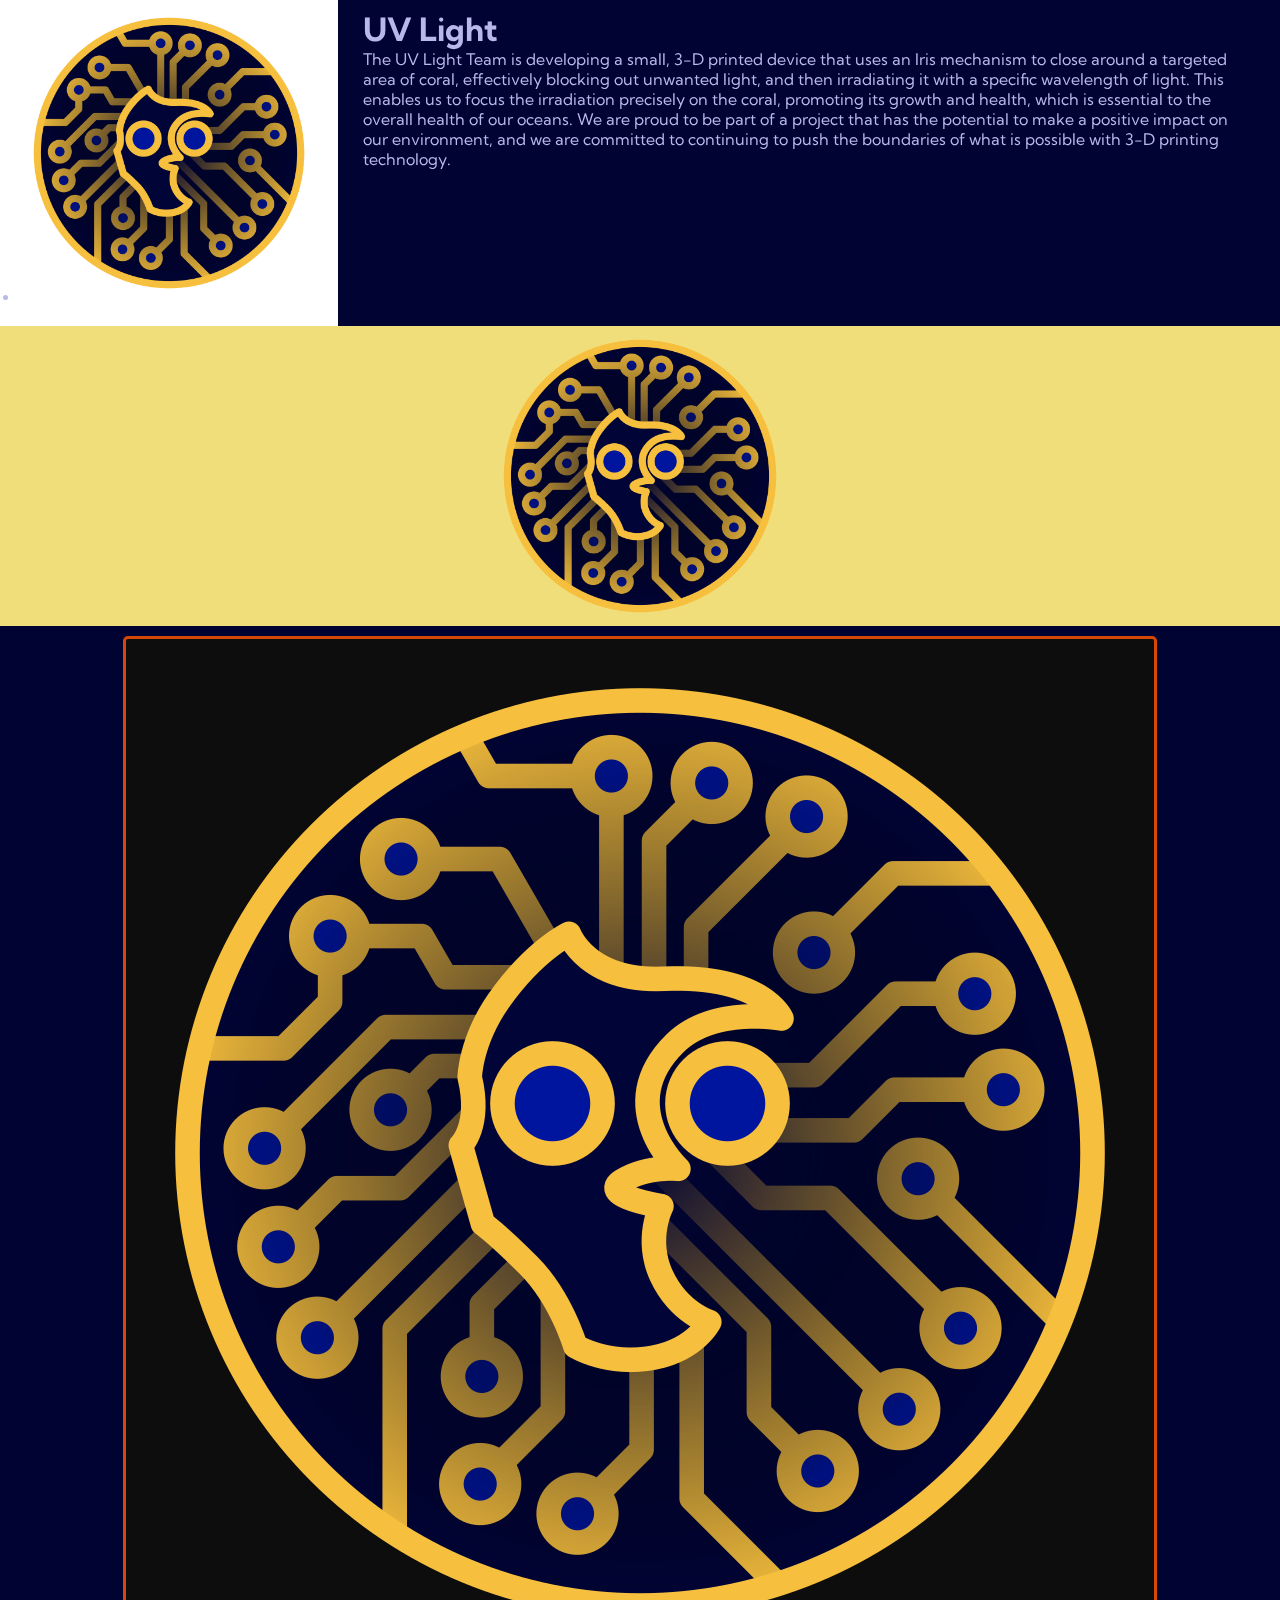
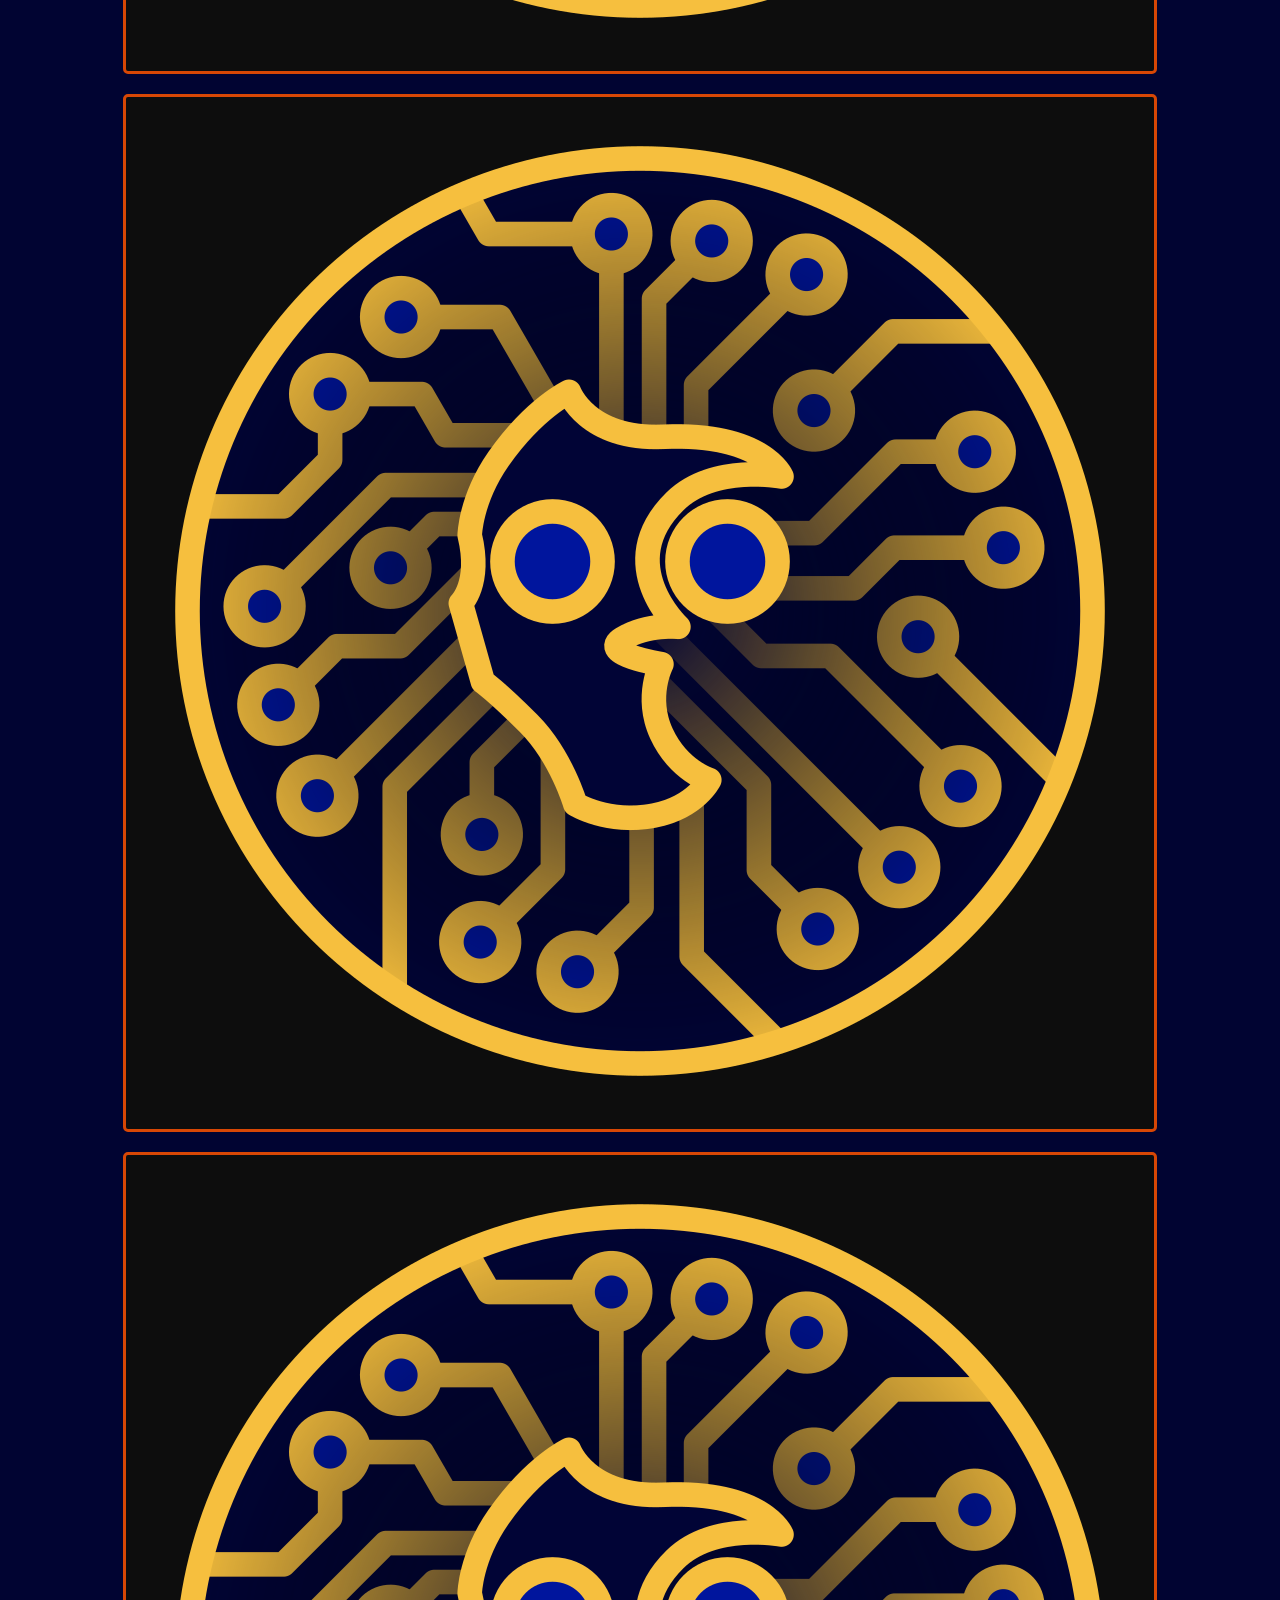
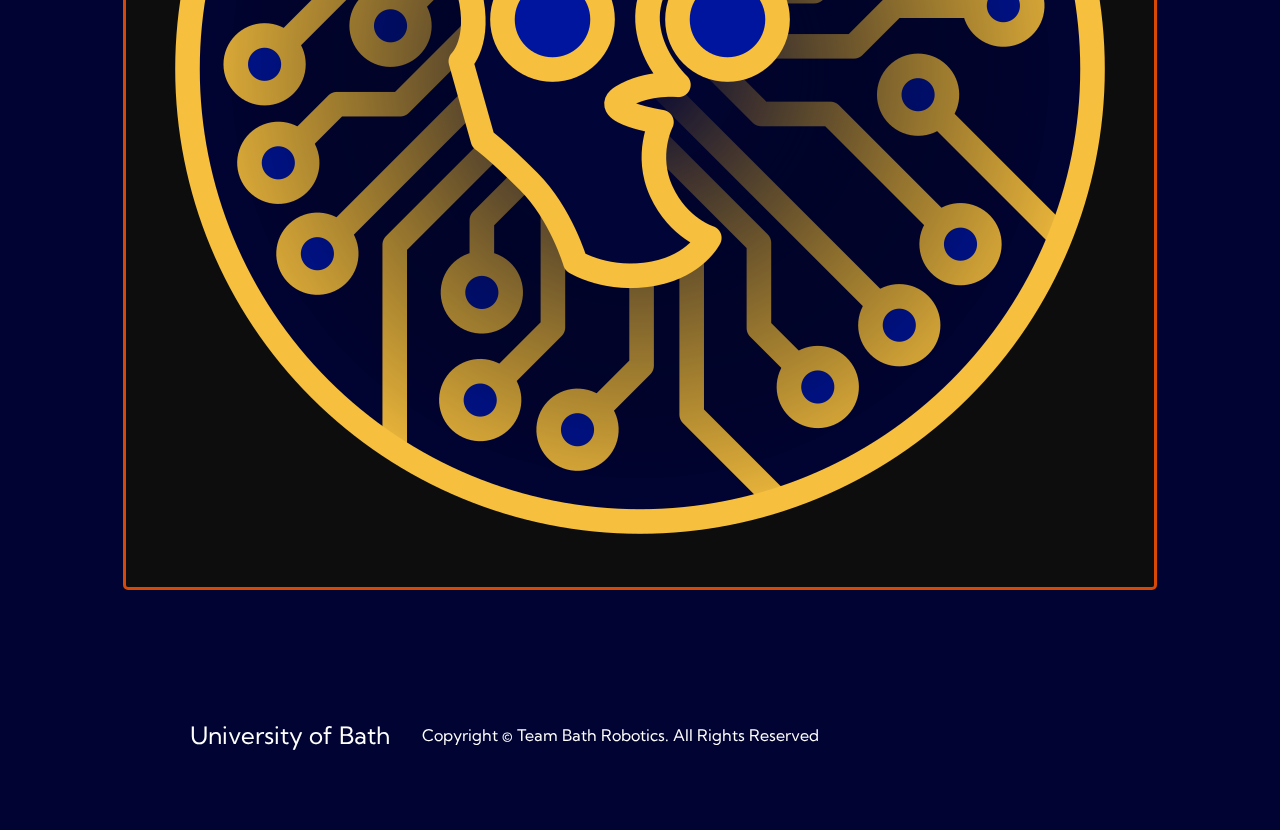
<file: TBR website/4. Projects/projects.html>
<!DOCTYPE html>
<html lang="en">

<head>
    <meta charset="UTF-8" />
    <meta name="viewport" content="width=device-width, initial-scale=1.0" />
    <title>Projects</title>
    <link rel="stylesheet" href="/TBR website/styles.css" />
    <link rel="stylesheet" href="/TBR website/4. Projects/projects.css" />
    <link rel="stylesheet" href="https://use.fontawesome.com/releases/v5.14.0/css/all.css"
        integrity="sha384-HzLeBuhoNPvSl5KYnjx0BT+WB0QEEqLprO+NBkkk5gbc67FTaL7XIGa2w1L0Xbgc" crossorigin="anonymous" />
    <link href="https://fonts.googleapis.com/css2?family=Kumbh+Sans:wght@400;700&display=swap" rel="stylesheet" />
</head>

<body>
    <!-- Navbar Section -->
    <nav class="navbar">
        <div class="navbar__container">
            <a href="/TBR website/1. Home/home.html" id="navbar__logo">University of Bath</a>

            <div class="navbar__toggle" id="mobile-menu">
                <span class="bar"></span>
                <span class="bar"></span>
                <span class="bar"></span>
            </div>

            <ul class="navbar__menu">
                <li class="navbar__item">
                    <a href="/TBR website/2. About Us/about_us.html" class="navbar__links">About Us</a>
                </li>
                <li class="navbar__item">
                    <a href="/TBR website/3. The Crew/the_crew.html" class="navbar__links">The Crew</a>
                </li>
                <li class="navbar__item">
                    <a href="/TBR website/4. Projects/projects.html" class="navbar__links">Projects</a>
                </li>
                <li class="navbar__item">
                    <a href="/TBR website/5. Gallery/gallery.html" class="navbar__links">Gallery</a>
                </li>
                <li class="navbar__btn">
                    <a href="/TBR website/6. Contact Us/contact_us.html" class="button">Contact Us</a>
                </li>
            </ul>
        </div>
    </nav>

    <div class="daddy">
        <div>
            <div class="row">
                <div class="col-md-12 text-center">
                    <h3 class="animate-charcter"> PROJECTS</h3>
                </div>
            </div>
        </div>
        <section>
            <nav class="scroller">
                <ul>
                    <li>
                        <a href="#"><img src="/TBR website/control.PNG" /></a>
                    </li>
                </ul>
            </nav>

            <article>
                <h1 class="title-word title-word-1">Control System</h1>
                <p>
                    Tour control system team plans to make a robust, flexible, and extensible
                    control framework, employing combined feedforward-feedback control,
                    vectored thrusters, and autonomous control to achieve 6 degrees of
                    freedom control authority and intuitive, responsive control. In future,
                    the knowledge and codebase can then be reused and improved upon to
                    perform in the different environments set by each year’s competition and
                    physical ROV iterations.
                </p>
            </article>
        </section>
        <section>
            <article2>
                <h1 class="title-word title-word-2">Gripper Team</h1>
                <p>
                    The Gripper Team is developing custom grippers to be manufactured
                    in-house. These grippers will be specifically designed to manipulate
                    objects with a high level of dexterity and control and are suitable for
                    several applications that require precision and reliability underwater.
                    Additionally, our team strives to ensure the grippers have a minimal
                    effect on the ROV’s centre of mass and buoyancy, ensuring optimal
                    manoeuvrability and stability during operation.
                </p>
                </p>
            </article2>
            <nav>
                <ul>
                    <li>
                        <a href="#"><img src="/TBR website/gripper.PNG" /></a>
                    </li>
                </ul>
            </nav>
        </section>
        <section>
            <nav>
                <ul>
                    <li>
                        <a href="#"><img src="/TBR website/chassis.PNG" /></a>
                    </li>
                </ul>
            </nav>

            <article>
                <h1 class="title-word title-word-3">Chassis</h1>
                <p>
                    The Chassis Team is meticulously designing a sturdy and versatile
                    frame to support the peripherals while minimizing the overall weight
                    of the ROV. By extensively researching and comparing the properties of
                    various composite materials, we aim to produce a design that maintains
                    the necessary strength and rigidity, while not producing any
                    unnecessary drag. With careful attention to the positioning of various
                    systems, our goal is to enhance the ROV's performance by precisely
                    controlling its centre of mass and buoyancy.
                </p>
            </article>
        </section>
        <section>
            <article2>
                <h1 class="title-word title-word-4">Float</h1>
                <p>
                    The Float Team oversees the design of a standalone device that uses an
                    in-house developed low-powered buoyancy engine to propel the Float to
                    travel vertically, resulting in a variable height transmission link
                    from the ROV to the home base. The buoyancy engine uses low-power
                    electromechanical components, borrowing a concept used in 3D printing
                    to change the volume of the diaphragm.
                </p>
            </article2>
            <nav>
                <ul>
                    <li>
                        <a href="#"><img src="/TBR website/float.PNG" /></a>
                    </li>
                </ul>
            </nav>
        </section>

        <section>
            <nav>
                <ul>
                    <li>
                        <a href="#"><img src="/TBR website/MAIN_1024x1024.png" /></a>
                    </li>
                </ul>
            </nav>

            <article>
                <h1 class="title-word title-word-1">UV Light</h1>
                <p class="ryman">
                    The UV Light Team is developing a small, 3-D printed device that uses
                    an Iris mechanism to close around a targeted area of coral,
                    effectively blocking out unwanted light, and then irradiating it with
                    a specific wavelength of light. This enables us to focus the
                    irradiation precisely on the coral, promoting its growth and health,
                    which is essential to the overall health of our oceans. We are proud
                    to be part of a project that has the potential to make a positive
                    impact on our environment, and we are committed to continuing to push
                    the boundaries of what is possible with 3-D printing technology.
                </p>
            </article>
        </section>
        <div class="scroll-container">
            <h3 class="scroll-page scroll-page-1">
                <img src="/TBR website/MAIN_1024x1024.png" />

            </h3>
            <h3 class="scroll-page scroll-page-2"><img
                    src="/TBR website/MAIN_1024x1024.png" />
            </h3>
            <h3 class="scroll-page scroll-page-3"><img
                    src="/TBR website/MAIN_1024x1024.png" />
            </h3>
            <h3 class="scroll-page scroll-page-1"><img
                    src="/TBR website/MAIN_1024x1024.png" />
            </h3>
            <h3 class="scroll-page scroll-page-2"><img
                    src="/TBR website/MAIN_1024x1024.png" />
            </h3>
        </div>
        <div class="content">
            <div class="row">
                <div class="cell">
                    <img src="/TBR website/MAIN_1024x1024.png" />
                </div>
                <div class="cell">
                    <img
                        src="/TBR website/MAIN_1024x1024.png" />
                </div>
                <div class="cell">
                    <img src="/TBR website/MAIN_1024x1024.png" />
                </div>
            </div>
        </div>
        <!-- Footer Section -->
        <footer class="footer__container">
            <section class="social__media">
                <div class="social__media--wrap">
                    <div class="footer__logo">
                        <a href="/TBR website/1. Home/home.html" id="footer__logo">University of Bath</a>
                    </div>
                    <p class="website__rights">
                        Copyright © Team Bath Robotics. All Rights Reserved
                    </p>
                    <div class="social__icons">
                        <a class="social__icon--link" href="/" target="_blank" aria-label="Facebook">
                            <i class="fab fa-facebook"></i>
                        </a>
                        <a class="social__icon--link" href="/" target="_blank" aria-label="Instagram">
                            <i class="fab fa-instagram"></i>
                        </a>
                        <a class="social__icon--link"
                            href="//www.youtube.com/channel/UCsKsymTY_4BYR-wytLjex7A?view_as=subscriber" target="_blank"
                            aria-label="Youtube">
                            <i class="fab fa-youtube"></i>
                        </a>
                        <a class="social__icon--link" href="/" target="_blank" aria-label="Twitter">
                            <i class="fab fa-twitter"></i>
                        </a>
                        <a class="social__icon--link" href="/" target="_blank" aria-label="LinkedIn">
                            <i class="fab fa-linkedin"></i>
                        </a>
                    </div>
                </div>
            </section>
        </footer>
    </div>

    
    <script src="/TBR website/app.js"></script>
</body>

</html>
</file>
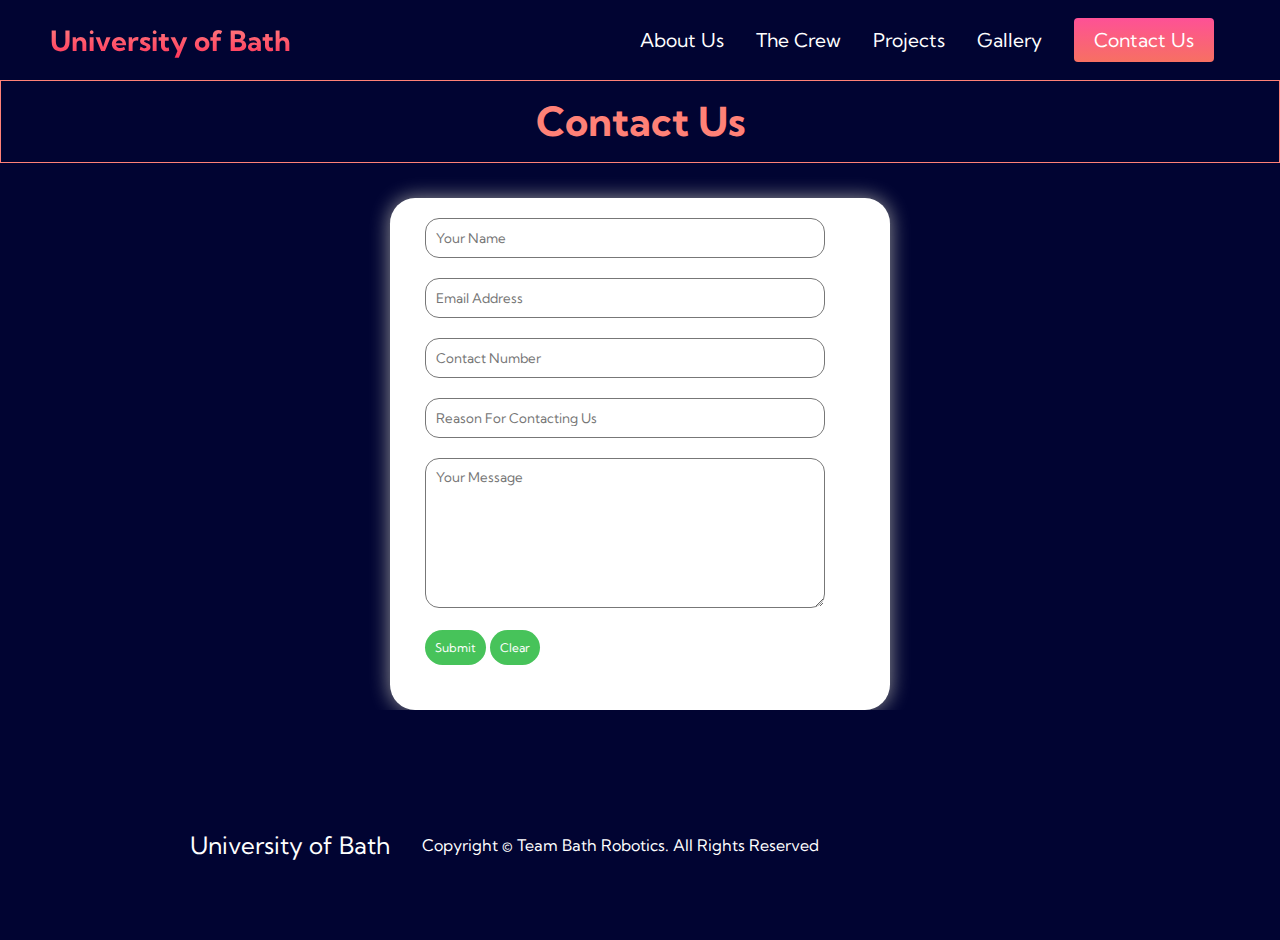
<file: TBR website/6. Contact Us/contact_us.html>
<!DOCTYPE html>
<html lang="en">

<head>
    <meta charset="UTF-8" />
    <meta name="viewport" content="width=device-width, initial-scale=1.0" />
    <title>Contact Us</title>
    <link rel="stylesheet" href="/TBR website/styles.css" />
    <link rel="stylesheet" href="/TBR website/6. Contact Us/contact_us.css" />
    <link rel="stylesheet" href="https://use.fontawesome.com/releases/v5.14.0/css/all.css"
        integrity="sha384-HzLeBuhoNPvSl5KYnjx0BT+WB0QEEqLprO+NBkkk5gbc67FTaL7XIGa2w1L0Xbgc" crossorigin="anonymous" />
    <link href="https://fonts.googleapis.com/css2?family=Kumbh+Sans:wght@400;700&display=swap" rel="stylesheet" />
</head>

<body>
    <!-- Navbar Section -->
    <nav class="navbar">
        <div class="navbar__container">
            <a href="/TBR website/1. Home/home.html" id="navbar__logo">University of Bath</a>

            <div class="navbar__toggle" id="mobile-menu">
                <span class="bar"></span>
                <span class="bar"></span>
                <span class="bar"></span>
            </div>

            <ul class="navbar__menu">
                <li class="navbar__item">
                    <a href="/TBR website/2. About Us/about_us.html" class="navbar__links">About Us</a>
                </li>
                <li class="navbar__item">
                    <a href="/TBR website/3. The Crew/the_crew.html" class="navbar__links">The Crew</a>
                </li>
                <li class="navbar__item">
                    <a href="/TBR website/4. Projects/projects.html" class="navbar__links">Projects</a>
                </li>
                <li class="navbar__item">
                    <a href="/TBR website/5. Gallery/gallery.html" class="navbar__links">Gallery</a>
                </li>
                <li class="navbar__btn">
                    <a href="/TBR website/6. Contact Us/contact_us.html" class="button">Contact Us</a>
                </li>
            </ul>
        </div>
    </nav>

    <div class="header">
        <h1>Contact Us</h1>
    </div>
    <!-- <main class="title">Contact Us</main> -->
    <div class="contact-box">
        <form>
            <!--honeypot-->
            <input type="text" name="_honey" style="display: none" />
            <!--disable captcha for spammers-->
            <input type="hidden" name="_captcha" value="false" />
            <!-- success page: <input type="hidden" name="_next" value="nameofwebsite.com/sucess.html">-->

            <input type="text" class="input-field" name="name" placeholder="Your Name" required />
            <input type="email" class="input-field" name="email" placeholder="Email Address" required />
            <input type="tel" class="input-field" name="phone" placeholder="Contact Number" required />
            <input type="text" class="input-field" name="reason for contacting"
                placeholder="Reason For Contacting Us" />
            <textarea class="input-field textarea-field" name="message" placeholder="Your Message"></textarea>
            <button type="submit" class="btn" formaction="https://formsubmit.co/info.bathrobotics@gmail.com"
                formmethod="post">
                Submit
            </button>
            <button type="reset" class="btn">Clear</button>
        </form>
    </div>

    <!-- Footer Section -->
    <footer class="footer__container">
        <section class="social__media">
            <div class="social__media--wrap">
                <div class="footer__logo">
                    <a href="/" id="footer__logo">University of Bath</a>
                </div>
                <p class="website__rights">
                    Copyright © Team Bath Robotics. All Rights Reserved
                </p>
                <div class="social__icons">
                    <a class="social__icon--link" href="/" target="_blank" aria-label="Facebook">
                        <i class="fab fa-facebook"></i>
                    </a>
                    <a class="social__icon--link" href="/" target="_blank" aria-label="Instagram">
                        <i class="fab fa-instagram"></i>
                    </a>
                    <a class="social__icon--link"
                        href="//www.youtube.com/channel/UCsKsymTY_4BYR-wytLjex7A?view_as=subscriber" target="_blank"
                        aria-label="Youtube">
                        <i class="fab fa-youtube"></i>
                    </a>
                    <a class="social__icon--link" href="/" target="_blank" aria-label="Twitter">
                        <i class="fab fa-twitter"></i>
                    </a>
                    <a class="social__icon--link" href="/" target="_blank" aria-label="LinkedIn">
                        <i class="fab fa-linkedin"></i>
                    </a>
                </div>
            </div>
        </section>
    </footer>
    <script src="/TBR website/app.js"></script>
</body>

</html>
</file>
<file: TBR website/styles.css>
* {
  box-sizing: border-box; /* sets how the total width and height of an element is calculated; 
                             border-box tells the browser to account for any border and padding in the 
                             values you specify for an element's width and height */
  margin: 0; /* sets the margin area on all four sides of an element;
                every rectangular box representing each element is composed of four parts:
                the content edge, padding edge, border edge, and margin edge. */
  padding: 0; /* used to create space around an element's content, inside of any defined borders. */
  font-family: 'Kumbh Sans', sans-serif;
}

/* nav {
  height: 80px;
  background: #fdcc04;
  display: flex;
  justify-content: space-between;
  align-items: center;
  padding: 0rem calc((100vw - 1300px) / 2);
}

nav a {
  text-decoration: none;
  color: #000;
  padding: 0 1.5rem;
}

nav a:hover {
  color: #fff;
} */

/* Navigation CSS */
.navbar {
  background: #010432;
  height: 80px; /* sets the height of the container. */
  display: flex;
  justify-content: center; /* has a default value of stretch; aligns items on the main axis. */
  align-items: center; /* has a default value of stretch; aligns items on the cross axis. */

  /* flex-wrap: wrap; */
  /* align-content: flex-start; allows us to align everything on the cross axis. */
  /* gap: 1em; */

  font-size: 1.2rem;
  position: sticky; /* sets the position property to sticky; the default value is static. */
  top: 0;
  z-index: 999;
}

.navbar__container {
  display: flex; /* this creates two invisible axis; the main axis (x) and the cross axis (y). */
  flex-direction: row;

  /* grid-template-rows: 100px 100px 100px 100px 100px 100px; */
  /* grid-template-columns: 100px 100px 100px 100px 100px 100px; */
  /* grid-template-areas: ; */

  justify-content: space-between;
  height: 80px;
  z-index: 1;
  width: 100%;
  max-width: 1300px;
  margin: 0 auto;
  padding: 0 50px;
}

#navbar__logo {
  background-color: #ff8177;
  background-image: linear-gradient(to top, #ff0844 0%, #ffb199 100%);
  /* background-image: linear-gradient(90deg, rgba(2, 0, 36, 1) 0%, rgba(119, 9, 121, 1) 42%, rgba(3, 137, 206, 1) 76%, rgba(0, 212, 255, 1) 100%); */
  background-size: 100%;
  font-weight: bold;

  -webkit-background-clip: text;
  -moz-background-clip: text;

  -webkit-text-fill-color: transparent;
  -moz-text-fill-color: transparent;
  
  display: flex;
  align-items: center;
  cursor: pointer;
  text-decoration: none;
  font-size: 1.75rem;
}

.fa-gem {
  margin-right: 0.5rem;
}

.navbar__menu {
  display: flex;
  align-items: center;
  list-style: none;
  text-align: center;
}

.navbar__item {
  height: 80px;
}

.navbar__links {
  color: #fff;
  display: flex;
  align-items: center;
  justify-content: center;
  text-decoration: none;
  padding: 0 1rem;
  height: 100%;
}

.navbar__btn {
  display: flex;
  justify-content: center;
  align-items: center;
  padding: 0 1rem;
  /* width: 50%; */
}

.button {
  display: flex;
  justify-content: center;
  align-items: center;
  text-decoration: none;
  padding: 10px 20px;
  height: 100%;
  width: 100%;
  border: none;
  outline: none;
  border-radius: 4px;
  background-image: linear-gradient(to top, #f77062 0%, #fe5196 100%);
  color: #fff;
}

.button:hover {
  background: #4837ff;
  transition: all 0.3s ease;
}

.navbar__links:hover {
  color: #f77062;
  transition: all 0.3s ease;
}

@media screen and (max-width: 960px) {
  .navbar__container {
    display: flex;
    justify-content: space-between;
    height: 80px;
    z-index: 1;
    width: 100%;
    max-width: 1300px;
    padding: 0;
  }

  .navbar__menu {
    display: grid;
    grid-template-columns: auto;
    margin: 0;
    width: 100%;
    position: absolute;
    top: -1000px;
    opacity: 1;
    transition: all 0.5s ease;
    height: 50vh;
    z-index: -1;
  }

  .navbar__menu.active {
    background: #131313;
    top: 100%;
    opacity: 1;
    transition: all 0.5s ease;
    z-index: 99;
    height: 50vh;
    font-size: 1.6rem;
  }

  #navbar__logo {
    padding-left: 25px;
  }

  .navbar__toggle .bar {
    width: 25px;
    height: 3px;
    margin: 5px auto;
    transition: all 0.3s ease-in-out;
    background: #fff;
  }

  .navbar__item {
    width: 100%;
  }

  .navbar__links {
    text-align: center;
    padding: 2rem;
    width: 100%;
    display: table;
  }

  .navbar__btn {
    padding-bottom: 2rem;
  }

  .button {
    display: flex;
    justify-content: center;
    align-items: center;
    width: 80%;
    height: 80px;
    margin: 0;
  }

  #mobile-menu {
    position: absolute;
    top: 20%;
    right: 5%;
    transform: translate(5%, 20%);
  }

  .navbar__toggle .bar {
    display: block;
    cursor: pointer;
  }

  #mobile-menu.is-active .bar:nth-child(2) {
    opacity: 0;
  }

  #mobile-menu.is-active .bar:nth-child(1) {
    transform: translateY(8px) rotate(45deg);
  }

  #mobile-menu.is-active .bar:nth-child(3) {
    transform: translateY(-8px) rotate(-45deg);
  }
}

/* Services Section
.services {
  background: #131313;
  display: flex;
  flex-direction: column;
  justify-content: center;
  align-items: center;
  height: 100vh;
}

.services h1 {
  background-color: #ff8177;
  background-image: linear-gradient(
    to right,
    #ff8177 0%,
    #ff867a 0%,
    #ff8c7f 21%,
    #f99185 52%,
    #cf556c 78%,
    #b12a5b 100%
  );
  background-size: 100%;
  -webkit-background-clip: text;
  -moz-background-clip: text;
  -webkit-text-fill-color: transparent;
  -moz-text-fill-color: transparent;
  margin-bottom: 5rem;
  font-size: 2.5rem;
}

.services__container {
  display: flex;
  justify-content: center;
  flex-wrap: wrap;
}

.services__card {
  margin: 1rem;
  height: 525px;
  width: 400px;
  border-radius: 4px;
  background-image: linear-gradient(
      to bottom,
      rgba(0, 0, 0, 0) 0%,
      rgba(17, 17, 17, 0.6) 100%
    ),
    url('/images/pic3.jpg');
  background-size: cover;
  position: relative;
  color: #fff;
}

.services__card:before {
  opacity: 0.2;
}

.services__card:nth-child(2) {
  background-image: linear-gradient(
      to bottom,
      rgba(0, 0, 0, 0) 0%,
      rgba(17, 17, 17, 0.9) 100%
    ),
    url('/images/pic4.jpg');
}

.services__card h2 {
  position: absolute;
  top: 350px;
  left: 30px;
}

.services__card p {
  position: absolute;
  top: 400px;
  left: 30px;
}

.services__card button {
  color: #fff;
  padding: 10px 20px;
  border: none;
  outline: none;
  border-radius: 4px;
  background: #f77062;
  position: absolute;
  top: 440px;
  left: 30px;
  font-size: 1rem;
}

.services__card button:hover {
  cursor: pointer;
}

.services__card:hover {
  transform: scale(1.075);
  transition: 0.2s ease-in;
  cursor: pointer;
}

@media screen and (max-width: 960px) {
  .services {
    height: 1600px;
  }

  .services h1 {
    font-size: 2rem;
    margin-top: 12rem;
  }
}

@media screen and (max-width: 480px) {
  .services {
    height: 1400px;
  }

  .services h1 {
    font-size: 1.2rem;
  }

  .services__card {
    width: 300px;
  }
} */

/* Footer CSS */
.footer__container {
  background-color: #010432;
  padding: 5rem 0;
  display: flex;
  flex-direction: column;
  justify-content: center;
  align-items: center;
}

#footer__logo {
  color: #fff;
  display: flex;
  align-items: center;
  cursor: pointer;
  text-decoration: none;
  font-size: 1.5rem;
}

.footer__links {
  width: 100%;
  max-width: 1000px;
  display: flex;
  justify-content: center;
}

.footer__link--wrapper {
  display: flex;
}

.footer__link--items {
  display: flex;
  flex-direction: column;
  align-items: flex-start;
  margin: 16px;
  text-align: left;
  width: 160px;
  box-sizing: border-box;
}

.footer__link--items h2 {
  margin-bottom: 16px;
}

.footer__link--items > h2 {
  color: #fff;
}

.footer__link--items a {
  color: #fff;
  text-decoration: none;
  margin-bottom: 0.5rem;
}

.footer__link--items a:hover {
  color: #e9e9e9;
  transition: 0.3s ease-out;
}

/* Social Icons */
.social__icon--link {
  color: #fff;
  font-size: 24px;
}

.social__media {
  max-width: 1000px;
  width: 100%;
}

.social__media--wrap {
  display: flex;
  justify-content: space-between;
  align-items: center;
  width: 90%;
  max-width: 1000px;
  margin: 40px auto 0 auto;
}

.social__icons {
  display: flex;
  justify-content: space-between;
  align-items: center;
  width: 240px;
}

.social__logo {
  color: #fff;
  justify-self: start;
  margin-left: 20px;
  cursor: pointer;
  text-decoration: none;
  font-size: 2rem;
  display: flex;
  align-items: center;
  margin-bottom: 16px;
}

.website__rights {
  color: #fff;
}

@media screen and (max-width: 820px) {
  .footer__links {
    padding-top: 2rem;
  }

  #footer__logo {
    margin-bottom: 2rem;
  }

  .website__rights {
    margin-bottom: 2rem;
  }

  .footer__link--wrapper {
    flex-direction: column;
  }

  .social__media--wrap {
    flex-direction: column;
  }
}

@media screen and (max-width: 480px) {
  .footer__link--items {
    margin: 0;
    padding: 10px;
    width: 100%;
  }
}
</file>
<file: TBR website/1. Home/home.css>
/* Main Content CSS */
.main {
    /* background-color: #141414; */
    background-color: #010432;
    /* overflow-x: hidden; */
}

.main__container {
    display: grid;
    grid-template-columns: 1fr 1fr;
    align-items: center;
    justify-self: center;
    margin: 0 auto;
    height: 90vh;
    /* background-color: #131313; */
    background-color: #010432;
    z-index: 1;
    width: 100%;
    max-width: 1300px;
    padding-right: 50px;
    padding-left: 50px;
}

.main__content {
    color: #fff;
    width: 100%;
}

.main__content h1 {
    font-size: 4rem;
    /* background-color: #ff8177; */
    /* background-image: linear-gradient(to top, #ff0844 0%, #ffb199 100%); */
    background: rgb(246, 191, 62);
    background: linear-gradient(180deg, rgba(246, 191, 62, 1) 0%, rgba(107, 84, 44, 1) 100%);
    -webkit-background-clip: text;
    -moz-background-clip: text;
    -webkit-text-fill-color: transparent;
    -moz-text-fill-color: transparent;
}

.main__content h2 {
    font-size: 4rem;
    margin-top: 10px;
    background: rgb(63, 94, 251);
    background: linear-gradient(180deg, rgba(63, 94, 251, 1) 0%, rgba(144, 84, 189, 1) 100%, rgba(252, 70, 107, 1) 100%);
    background-size: 100%;
    -webkit-background-clip: text;
    -moz-background-clip: text;
    -webkit-text-fill-color: transparent;
    -moz-text-fill-color: transparent;
}

.main__content p {
    margin-top: 1rem;
    font-size: 2rem;
    font-weight: 700;
}

.main__btn {
    font-size: 1rem;
    background-image: linear-gradient(to top, #f77062 0%, #fe5196 100%);
    padding: 14px 32px;
    border: none;
    border-radius: 4px;
    color: #fff;
    margin-top: 2rem;
    cursor: pointer;
    position: relative;
    transition: all 0.35s;
    outline: none;
}

.main__btn a {
    position: relative;
    z-index: 2;
    color: #fff;
    text-decoration: none;
}

.main__btn:after {
    position: absolute;
    content: '';
    top: 0;
    left: 0;
    width: 0;
    height: 100%;
    background: #4837ff;
    transition: all 0.35s;
    border-radius: 4px;
}

.main__btn:hover {
    color: #fff;
}

.main__btn:hover:after {
    width: 100%;
}

.main__img--container {
    text-align: center;
}

#main__img {
    height: 80%;
    width: 80%;
}

/* Mobile Responsive */
@media screen and (max-width: 768px) {
    .main__container {
        display: grid;
        grid-template-columns: auto;
        align-items: center;
        justify-self: center;
        width: 100%;
        margin: 0 auto;
        height: 90vh;
    }

    .main__content {
        text-align: center;
        margin-bottom: 4rem;
    }

    .main__content h1 {
        font-size: 2.5rem;
        margin-top: 2rem;
    }

    .main__content h2 {
        font-size: 3rem;
    }

    .main__content p {
        margin-top: 1rem;
        font-size: 1.5rem;
    }
}

@media screen and (max-width: 480px) {
    .main__content h1 {
        font-size: 2rem;
        margin-top: 3rem;
    }

    .main__content h2 {
        font-size: 2rem;
    }

    .main__content p {
        margin-top: 2rem;
        font-size: 1.5rem;
    }

    .main__btn {
        padding: 12px 36px;
        margin: 2.5rem 0;
    }
}
</file>
<file: TBR website/3. The Crew/the_crew.css>
.main {
    background-color: #010432;
    /* overflow-x: hidden; */
}

.header {
    border: 1px solid #ff8177;
    display: flex;
    flex-wrap: wrap;
    padding: 1em 1em;
    text-align: center;
}

h1 {
    width: 100%;
    text-align: center;
    font-size: 2.5em;
    color: #ff8177
}

#team_pic {
    display: block;
    margin-left: auto;
    margin-right: auto;
    padding: 2.5em 2.5em;
    height: 80%;
    width: 80%;
}

.row {
    color: white;
    /* border: 1px solid #ff8177; */
    display: flex;
    flex-wrap: wrap;
    padding: 1em 1em;
    text-align: center;
}

.column {
    width: 100%;
    /* border: 1px solid white; */
    padding: 0.5em 0;
}

.card {
    /* box-shadow: 0 0 2.2em white; */
    padding: 3.5em 1em;
    border-radius: 0.6em;
    color: white;
    cursor: pointer;
    transition: 0.3s;
    background-color: #010432;
}

.card .img_container {
    width: 8em;
    height: 8em;
    background-color: white;
    padding: 0.5em;
    border-radius: 50%;
    margin: 0 auto 2em auto;
}

.card img {
    width: 100%;
    height: 100%;
    border-radius: 50%;
}

.card h3 {
    font-weight: 500;
}

.card .role {
    font-weight: 300;
    text-transform: uppercase;
    margin: 0.5em 0 1.5em 0;
    letter-spacing: 2px;
}

.card .email {
    font-weight: 300;
    margin: 0.5em 0 1.5em 0;
    letter-spacing: 2px;
}

.icons {
    width: 50%;
    min-width: 180px;
    margin: auto;
    display: flex;
    justify-content: space-between;
}

.card a {
    text-decoration: none;
    color: inherit;
    font-size: 1.4em;
}

.card:hover {
    background: linear-gradient(90deg, rgba(2, 0, 36, 1) 0%, rgba(119, 9, 121, 1) 42%, rgba(3, 137, 206, 1) 76%, rgba(0, 212, 255, 1) 100%);
    color: #ffffff;
}

.card:hover .img_container {
    transform: scale(1.1);
}

@media screen and (min-width: 768px) {
    section {
        padding: 1em 7em;
    }
}

@media screen and (min-width: 992px) {
    section {
        padding: 1em;
    }
    .card {
        padding: 5em 1em;
    }
    .column {
        flex: 0 0 33.33%;
        max-width: 33.33%;
        padding: 0 1em;
    }
}

.wrapper {
    display: flex;
    flex-flow: row wrap;
    text-align: center;
}

.wrapper > * {
    padding: 10px;
    margin: 10px;
    flex: 1 100%;
    border-radius: 10px;
}

.subheader {
    background: #010432;
    color: white;
}

.article {
    color: white;
    height: justify;
    font-size: 20px;
}

.article p {
    font-size: medium;
    margin: 5px auto 0;
    padding: 10px;
}

.aside {
    text-align: 1em;
    background: #010432;
    color: white;
    font-size: 20px;
}

.aside ul {
    font-size: medium;
    position: relative;
    width: 450px;
    margin: 10px auto 0;
    padding: 10px;
    box-sizing: border-box;
    box-shadow: inset 0 0 15px rgba(0,0,0,.3);
    border-radius: 5px;
    overflow: hidden;
}

.aside ul li{
    text-align: left;
    background-color: #141414;
    display: flex;
    color: white;
    padding: 10px 20px;
    border-radius: 10px;
    margin: 5px 0;
}

@media all and (min-width: 800px) {
    .article {
        flex: 3;
    }

    .aside {
        order: 2;
    }

    .article {
        order: 1;
    }
}

@media all and (min-width: 600px) {
    .aside {
        flex: 1;
    }
}

/* .main__container {
    display: grid;
    grid-template-columns: 1fr 1fr;
    align-items: center;
    justify-self: center;
    margin: 0 auto;
    height: 60vh;
    background-color: black;
    z-index: 1;
    width: 100%;
    max-width: 1300px;
    padding-right: 50px;
    padding-left: 50px;
} */

/* .main__container {
    background-color: black;
    padding: 15px;
    margin: 0;
} */

/* .main_content1 {
    color: white;
    text-align: justify;
    line-height: 35px;

    -webkit-columns: 250px 3;
    -moz-columns: 250px 3;
    columns: 250px 3;

    -webkit-column-gap: 40px;
    -moz-column-gap: 40px;
    column-gap: 40px;
} */
</file>
<file: TBR website/4. Projects/projects.css>
.daddy {
    background-image: url("https://i0.wp.com/www.printmag.com/wp-content/uploads/2021/02/4cbe8d_f1ed2800a49649848102c68fc5a66e53mv2.gif?fit=476%2C280&ssl=1");
    background-size: cover;

    background-color: rgb(13, 13, 13);
    color: rgb(184, 184, 235);
    text-align: left;
    height: 100vh;
    padding: 0;
    margin: 0;
}

.content {
    background-color: #000000;
}

.title {
    text-align: center;
    text-decoration-line: underline;
    font-weight: bold;
}

.para {
    margin-bottom: 35px;
    margin-left: 50px;
    margin-right: 50px;
}

.row {
    display: -webkit-box;
    display: -moz-box;
    display: -ms-flexbox;
    display: -webkit-flex;
    display: flex;

    -webkit-box-orient: horizontal;
    -moz-box-orient: horizontal;
    box-orient: horizontal;
    flex-direction: row;

    -webkit-box-pack: center;
    -moz-box-pack: center;
    box-pack: center;
    justify-content: space-evenly;

    -webkit-box-align: center;
    -moz-box-align: center;
    box-align: center;
    align-items: center;
    flex-wrap: wrap;

    background-color: #010432;
}

.cell {
    /* -webkit-box-flex: 1;
  -moz-box-flex: 1;
  box-flex: 1;
  -webkit-flex: 1 1 auto;
  flex: 1 1 auto; */
    justify-content: flex-end;
    padding: 2px;
    margin: 10px;

    background-color: rgb(13, 13, 13);
    border: 3px solid rgb(215, 71, 5);
    border-radius: 5px;
    text-align: center;
    align-self: auto;
}

section {
    display: -webkit-flex;
    display: flex;
}

/* Style the navigation menu */
nav {
    -webkit-flex: 1;
    -ms-flex: 1;
    flex: 1;
    padding: 20px;
}

/* Style the list inside the menu */
.scroller ul {
    list-style-type: none;
    padding: 0;
}

.scroll-container {
    width: auto;
    height: 300px;
    overflow-y: scroll;
    scroll-behavior: smooth;
}

.scroll-page {
    display: flex;
    align-items: center;
    justify-content: center;
    height: 100%;
}

.scroll-page-1 {
    background: #f0de7a;
}

.scroll-page-2 {
    background: #afe69a;
}

.scroll-page-3 {
    background: #b8b7cd;
}

/* Style the content */
article {
    -webkit-flex: 3;
    -ms-flex: 3;
    flex: 3;
    background-color: #010432;
    padding: 25px;
}

article2 {
    -webkit-flex: 3;
    -ms-flex: 3;
    flex: 3;
    background-color: #0d1584;
    padding: 25px;
}

.animate-charcter {
    text-transform: uppercase;
    background-image: linear-gradient(-225deg,
            #231557 0%,
            #44107a 20%,
            #ac2f59 45%,
            #3712dd 67%,
            #221e69 67%,
            #231557 100%);
    background-size: auto auto;
    background-clip: border-box;
    background-size: 200% auto;
    color: #fff;
    background-clip: text;
    text-fill-color: transparent;
    -webkit-background-clip: text;
    -webkit-text-fill-color: transparent;
    animation: textclip 2.5s linear infinite;
    display: inline-block;
    font-size: 190px;
    margin: 30px;
}

@keyframes textclip {
    to {
        background-position: 200% center;
    }
}

.title-word {
    animation: color-animation 4s linear infinite;
}

.title-word-1 {
    --color-1: #df8453;
    --color-2: #3d8dae;
    --color-3: #e4a9a8;
}

.title-word-2 {
    --color-1: #dbad4a;
    --color-2: #accfcb;
    --color-3: #6823bd;
}

.title-word-3 {
    --color-1: #accfcb;
    --color-2: #e4a9a8;
    --color-3: #accfcb;
}

.title-word-4 {
    --color-1: #3d8dae;
    --color-2: #df8453;
    --color-3: #e4a9a8;
}

@keyframes color-animation {
    0% {
        color: var(--color-1);
    }

    32% {
        color: var(--color-1);
    }

    33% {
        color: var(--color-2);
    }

    65% {
        color: var(--color-2);
    }

    66% {
        color: var(--color-3);
    }

    99% {
        color: var(--color-3);
    }

    100% {
        color: var(--color-1);
    }
}

/* Here are just some visual styles. 🖌 */

.container {
    display: grid;
    place-items: center;
    text-align: center;
    height: 100vh;
}

.title {
    font-family: "Montserrat", sans-serif;
    font-weight: 800;
    font-size: 8.5vw;
    text-transform: uppercase;
}

@import url("https://fonts.googleapis.com/css?family=Poppins:100,200,300,400,500,600,700,800,900");

img {
    max-width: 100%;
    max-height: 100%;
}
</file>
<file: TBR website/6. Contact Us/contact_us.css>
* {
    margin: 0;
    padding: 0;
}

/* .title {
    text-align: center;
    color: black;
    font-family: sans-serif;
    font-size: 30px;
} */

body {
    background-color: #010432;
}

.contact-box {
    width: 500px;
    background-color: #fff;
    box-shadow: 0 0 20px 0 #999;
    top: 50%;
    left: 50%;
    margin: auto;
    padding-bottom: 10px;
    border-radius: 5%;
}

form {
    margin: 35px;
}

.input-field {
    width: 400px;
    height: 40px;
    margin-top: 20px;
    padding-left: 10px;
    padding-right: 10px;
    border: 1px solid #777;
    border-radius: 14px;
    outline: none;
}

.textarea-field {
    height: 150px;
    padding-top: 10px;
    padding-bottom: 10px;
}

.btn {
    border-radius: 20px;
    color: #fff;
    margin-top: 18px;
    padding: 10px;
    background-color: #47c35a;
    font-size: 12px;
    border: none;
    cursor: pointer;
}

/* .title {
    text-align: center;
    margin: auto;
    padding-top: 60px;
    color: #777;
    text-shadow: gray;
} */

.header {
    border: 1px solid #ff8177;
    display: flex;
    flex-wrap: wrap;
    padding: 1em 1em;
    text-align: center;
}

h1 {
    width: 100%;
    text-align: center;
    font-size: 2.5em;
    color: #ff8177
}

.text-success {
    position: fixed;
    bottom: 300;
    right: 300;
    color: #777
}
</file>
